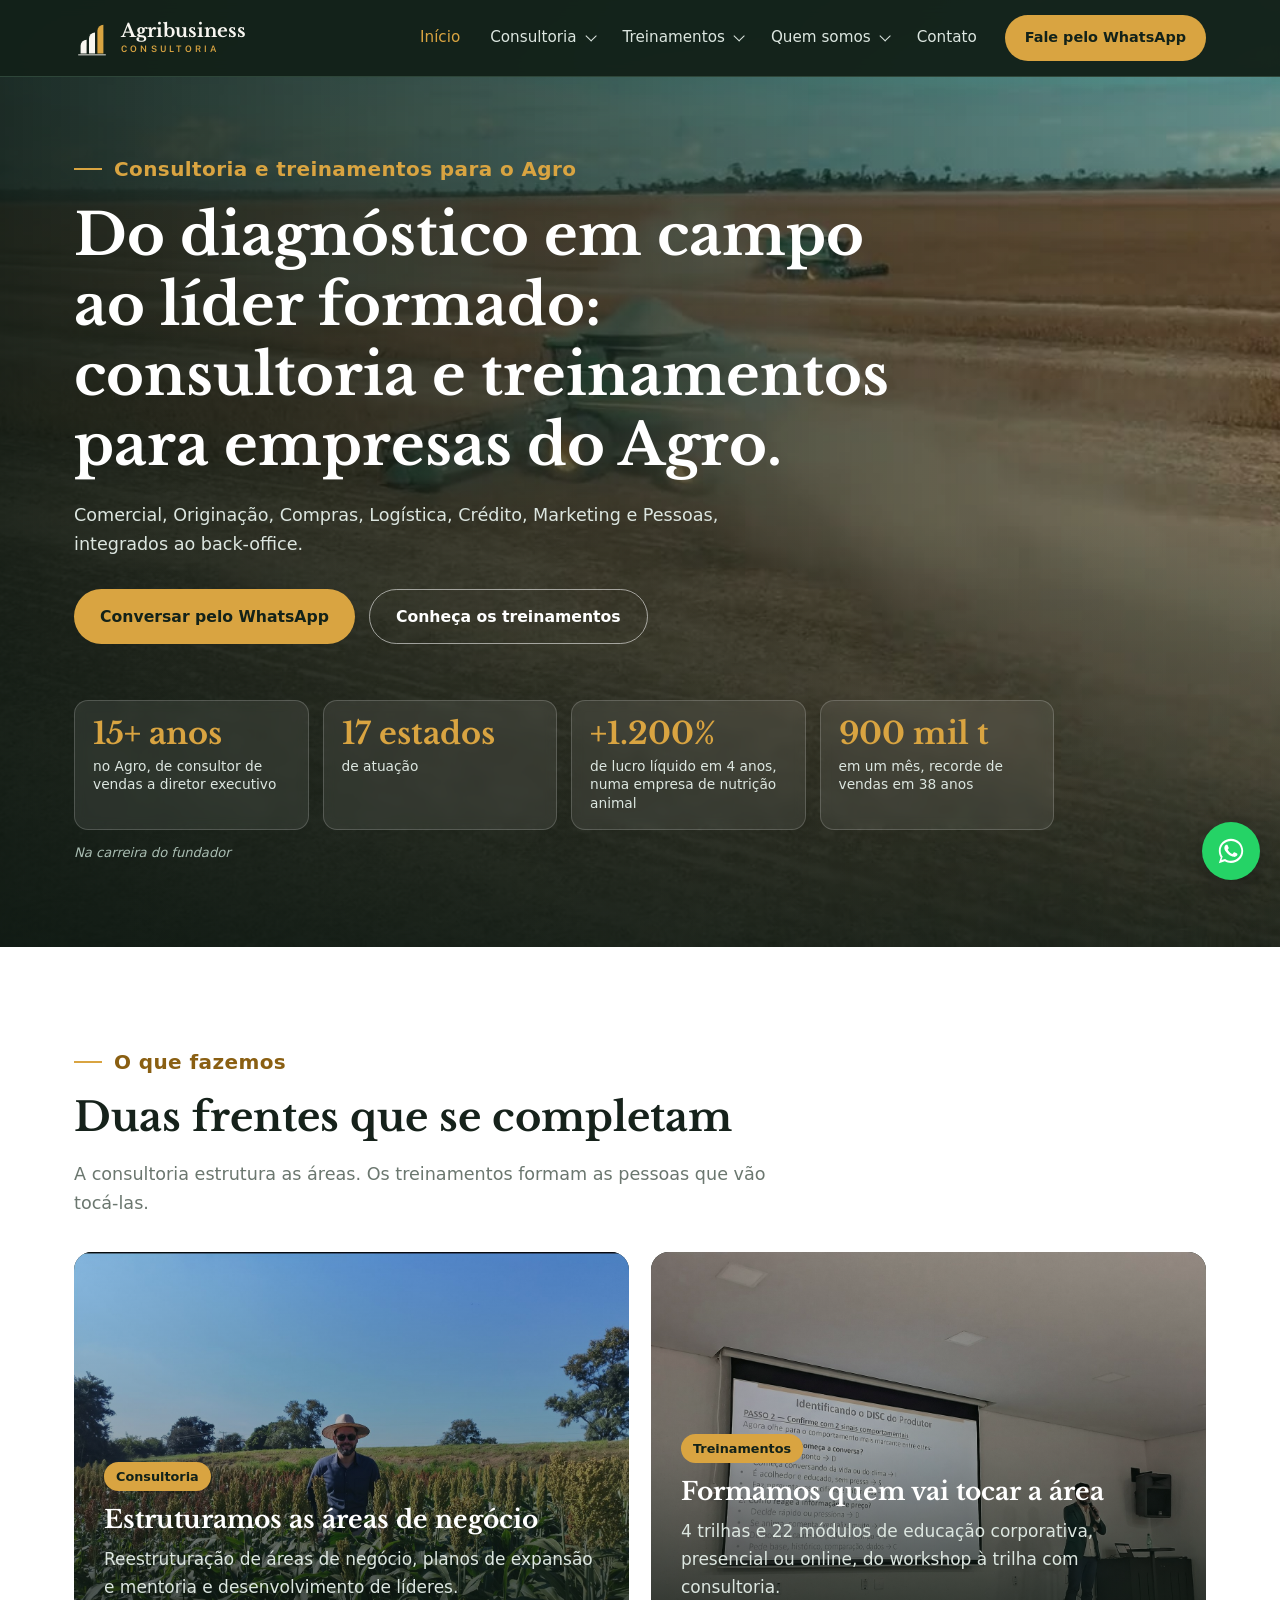
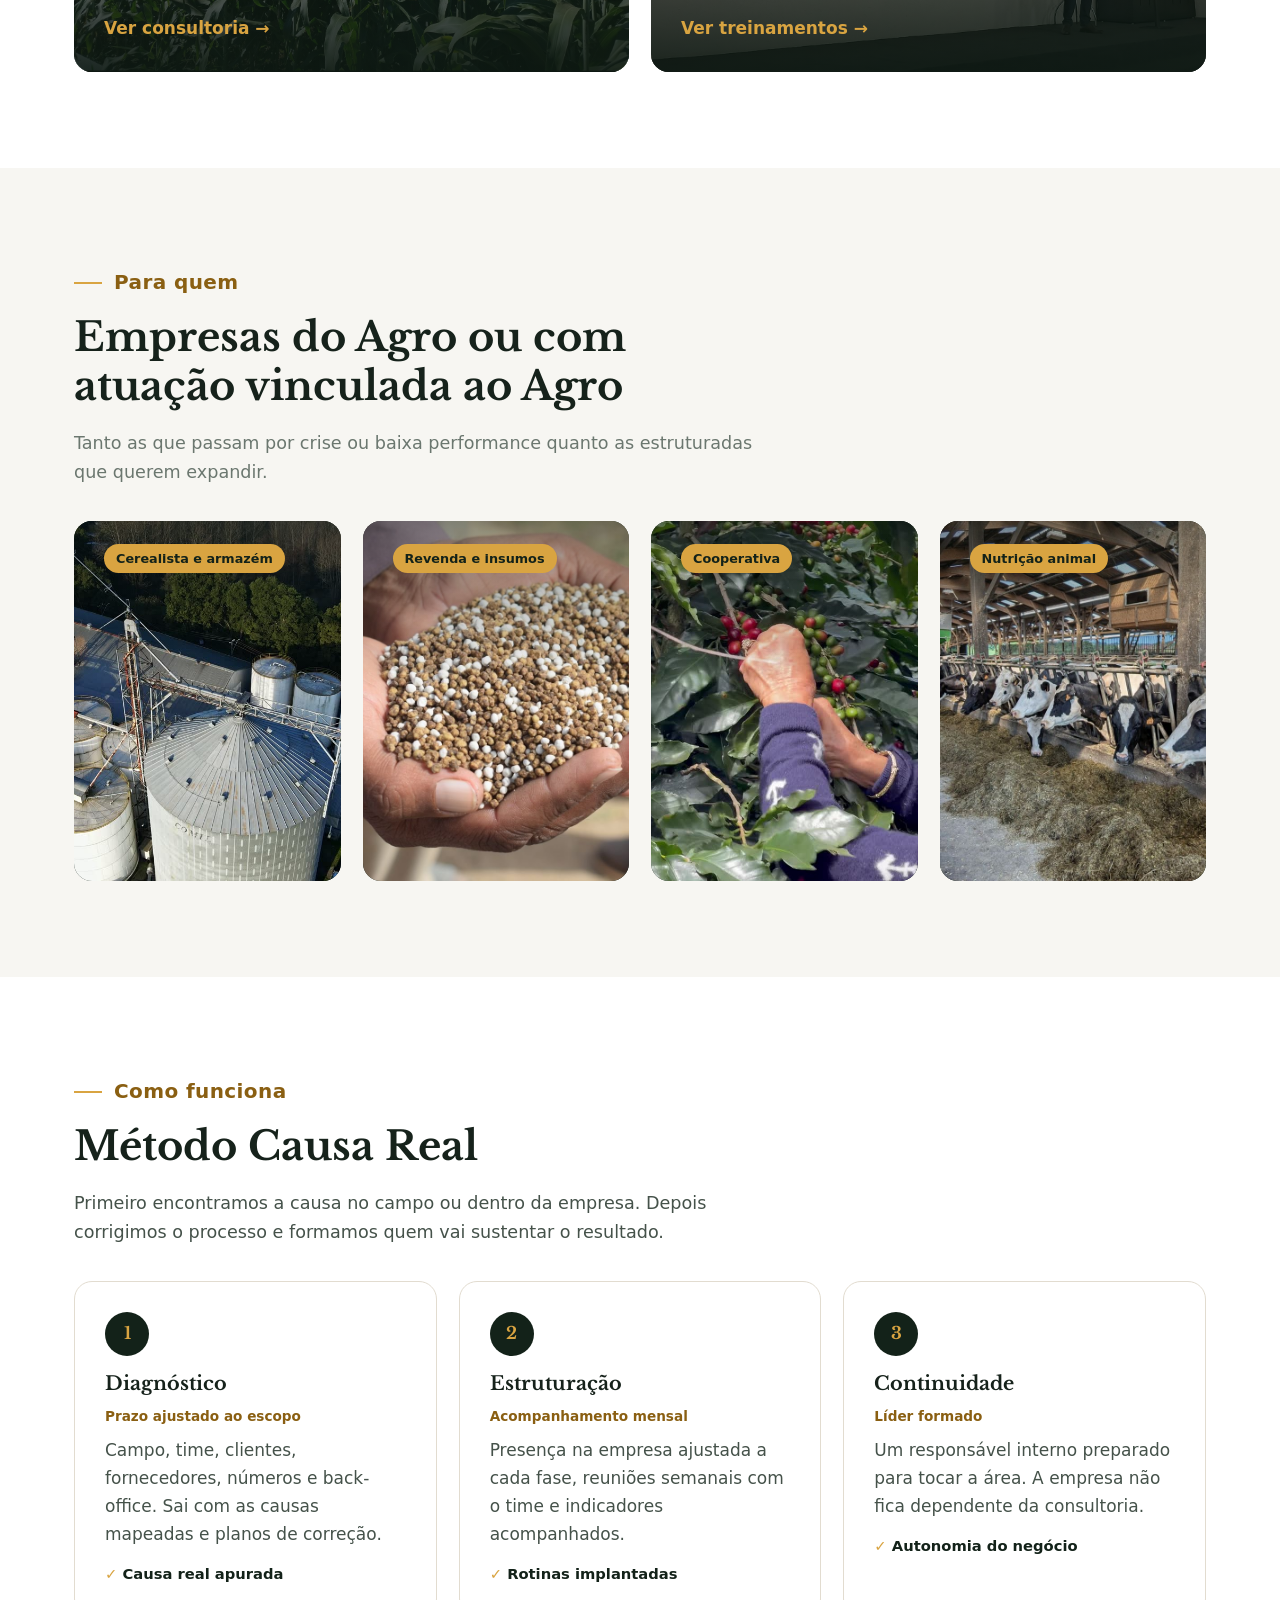
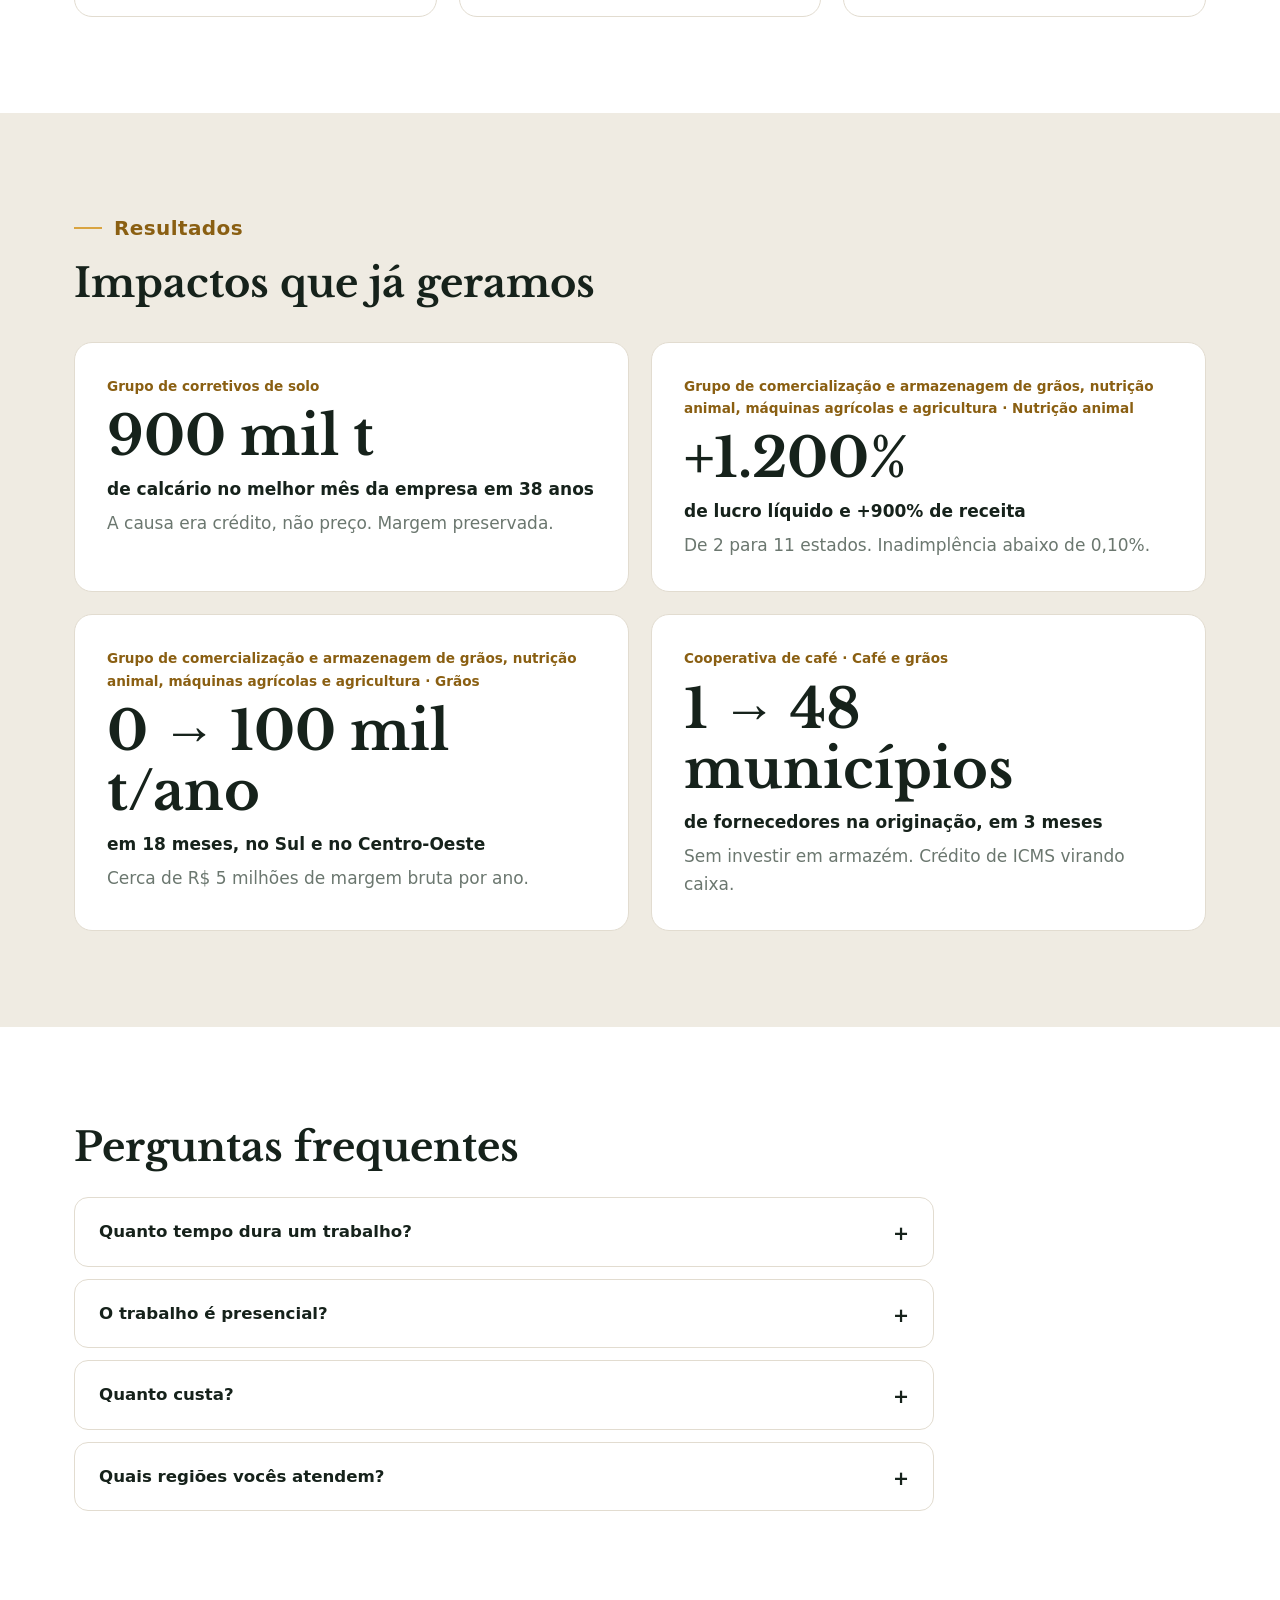
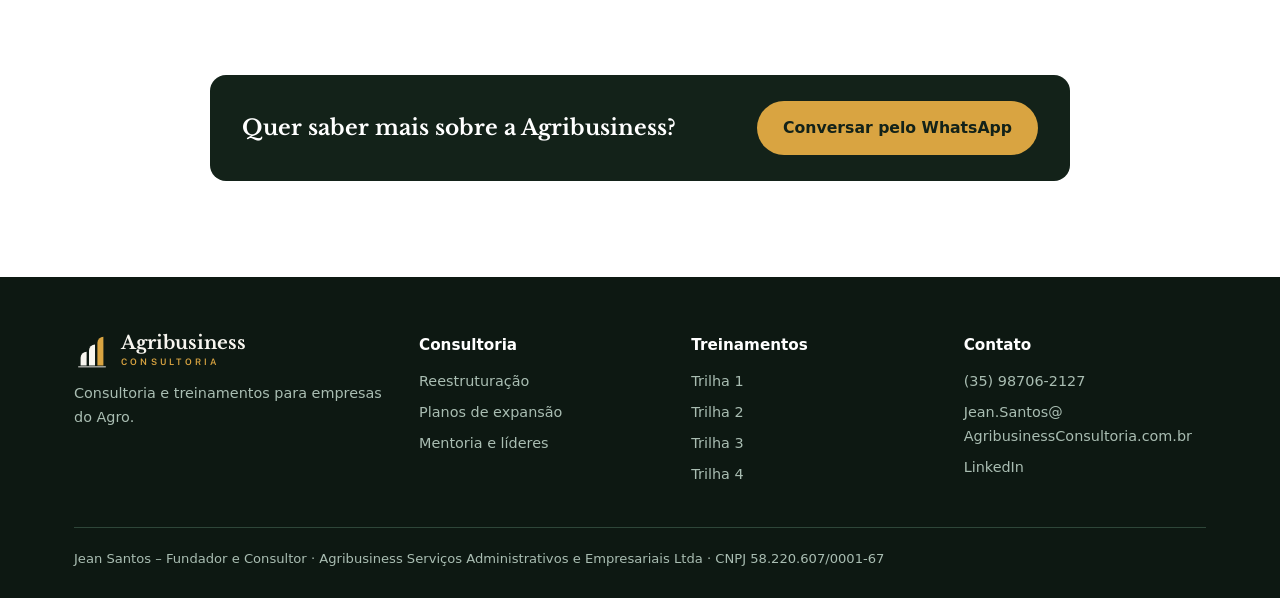
<file: index.html>
<!doctype html>
<html lang="pt-BR"><head><meta charset="utf-8"><meta name="viewport" content="width=device-width, initial-scale=1">
<title>Agribusiness Consultoria | Consultoria e treinamentos para empresas do Agro</title><meta name="description" content="Consultoria e treinamentos para empresas do Agro: reestruturação de áreas de negócio, planos de expansão, formação de líderes e educação corporativa. Método Causa Real, com Jean Santos."><meta name="theme-color" content="#132219">
<link rel="icon" href="data:image/svg+xml,%3Csvg xmlns='http://www.w3.org/2000/svg' viewBox='0 0 64 64'%3E%3Crect width='64' height='64' rx='12' fill='%23132219'/%3E%3Cg transform='translate%289 8%29 scale%28.39%29'%3E%3Cpath fill='%23F8F6F0' d='M22 108V82A20 20 0 0 1 42 62V108Z'/%3E%3Cpath fill='%23F8F6F0' d='M50 108V58A20 20 0 0 1 70 38V108Z'/%3E%3Cpath fill='%23D9A441' d='M78 108V32A20 20 0 0 1 98 12V108Z'/%3E%3C/g%3E%3C/svg%3E"><link rel="stylesheet" href="assets/style.css?v=2026-11-20"></head>
<body><header class="top"><div class="wrap">
<a class="brand" href="index.html" aria-label="Agribusiness Consultoria, início"><svg viewBox="0 0 120 116" aria-hidden="true"><path fill="#F8F6F0" d="M22 108V82A20 20 0 0 1 42 62V108Z"/><path fill="#F8F6F0" d="M50 108V58A20 20 0 0 1 70 38V108Z"/><path fill="#D9A441" d="M78 108V32A20 20 0 0 1 98 12V108Z"/><rect x="14" y="111" width="92" height="3" fill="#F8F6F0"/></svg><span class="wm"><span class="n">Agribusiness</span><span class="c">CONSULTORIA</span></span></a>
<button class="burger" aria-label="Abrir menu" onclick="const n=document.querySelector('nav.menu');const o=n.classList.toggle('open');document.body.classList.toggle('menu-open',o);this.textContent=o?'✕':'☰';this.setAttribute('aria-label',o?'Fechar menu':'Abrir menu')">☰</button>
<nav class="menu"><div class="mi on"><a href="index.html">Início</a></div><div class="mi has"><a href="consultoria.html">Consultoria</a><div class="sub"><a href="consultoria.html#reestruturacao">Reestruturação de áreas de negócio</a><a href="consultoria.html#expansao">Planos de expansão</a><a href="consultoria.html#lideres">Mentoria e desenvolvimento de líderes</a><a href="consultoria.html#problemas">Problemas que resolvemos</a></div></div><div class="mi has"><a href="treinamentos.html">Treinamentos</a><div class="sub"><a href="treinamentos.html#trilha-1">Trilha 1<small>Mercado e Comercialização de Commodities</small></a><a href="treinamentos.html#trilha-2">Trilha 2<small>Gestão Comercial e Resultado</small></a><a href="treinamentos.html#trilha-3">Trilha 3<small>Crédito, Risco e Tributário</small></a><a href="treinamentos.html#trilha-4">Trilha 4<small>Liderança e Pessoas no Agro</small></a><a href="treinamentos.html#formatos">Formatos<small>Palestra, workshop e trilhas</small></a></div></div><div class="mi has"><a href="quem-somos.html">Quem somos</a><div class="sub"><a href="quem-somos.html#empresa">A empresa</a><a href="quem-somos.html#fundador">O fundador</a></div></div><div class="mi"><a href="contato.html">Contato</a></div><a class="btn" href="https://wa.me/5535987062127" rel="noopener">Fale pelo WhatsApp</a></nav>
</div></header><main>
<section class="hero">
<img class="poster" src="assets/hero-poster.jpg" alt="">
<video autoplay muted loop playsinline preload="auto" poster="assets/hero-poster.jpg"><source src="assets/hero.mp4" type="video/mp4"></video>
<div class="wrap">
<div class="kicker" style="color:var(--gold)">Consultoria e treinamentos para o Agro</div>
<h1>Do diagnóstico em campo ao líder formado: consultoria e treinamentos para empresas do Agro.</h1>
<p class="lead">Comercial, Originação, Compras, Logística, Crédito, Marketing e Pessoas, integrados ao back-office.</p>
<div class="cta"><a class="btn" href="https://wa.me/5535987062127" rel="noopener">Conversar pelo WhatsApp</a><a class="btn line" href="treinamentos.html">Conheça os treinamentos</a></div>
<div class="proof">
<div><b>15+ anos</b><span>no Agro, de consultor de vendas a diretor executivo</span></div>
<div><b>17 estados</b><span>de atuação</span></div>
<div><b>+1.200%</b><span>de lucro líquido em 4 anos, numa empresa de nutrição animal</span></div>
<div><b>900 mil t</b><span>em um mês, recorde de vendas em 38 anos</span></div>
</div>
<p class="proofnote">Na carreira do fundador</p>
</div></section>

<section><div class="wrap">
<div class="kicker">O que fazemos</div>
<h2>Duas frentes que se completam</h2>
<p class="lead muted">A consultoria estrutura as áreas. Os treinamentos formam as pessoas que vão tocá-las.</p>
<div class="tiles t2" style="margin-top:34px">
<a class="tile reveal" href="consultoria.html"><img src="assets/real-16.jpg" alt="Jean Santos em lavoura de sorgo" loading="lazy"><div class="in"><span class="tag">Consultoria</span><h3>Estruturamos as áreas de negócio</h3><p>Reestruturação de áreas de negócio, planos de expansão e mentoria e desenvolvimento de líderes.</p><span class="go">Ver consultoria →</span></div></a>
<a class="tile reveal" href="treinamentos.html"><img src="assets/disc-18.jpg" alt="Jean Santos conduzindo treinamento" loading="lazy"><div class="in"><span class="tag">Treinamentos</span><h3>Formamos quem vai tocar a área</h3><p>4 trilhas e 22 módulos de educação corporativa, presencial ou online, do workshop à trilha com consultoria.</p><span class="go">Ver treinamentos →</span></div></a>
</div></div></section>

<section class="off"><div class="wrap">
<div class="kicker">Para quem</div>
<h2>Empresas do Agro ou com atuação vinculada ao Agro</h2>
<p class="lead muted">Tanto as que passam por crise ou baixa performance quanto as estruturadas que querem expandir.</p>
<div class="tiles t4" style="margin-top:34px">
<div class="tile sm reveal"><img src="assets/silos.jpg" alt="" loading="lazy"><div class="in top"><span class="tag">Cerealista e armazém</span></div></div>
<div class="tile sm reveal"><img src="assets/insumos-granulado.jpg" alt="" loading="lazy"><div class="in top"><span class="tag">Revenda e insumos</span></div></div>
<div class="tile sm reveal"><img src="assets/cafe.jpg" alt="" loading="lazy"><div class="in top"><span class="tag">Cooperativa</span></div></div>
<div class="tile sm reveal"><img src="assets/pecuaria-leite.jpg" alt="" loading="lazy"><div class="in top"><span class="tag">Nutrição animal</span></div></div>
</div></div></section>

<section><div class="wrap">
<div class="kicker">Como funciona</div>
<h2>Método Causa Real</h2>
<p class="lead">Primeiro encontramos a causa no campo ou dentro da empresa. Depois corrigimos o processo e formamos quem vai sustentar o resultado.</p>
<div class="steps">
<div class="step reveal"><span class="n">1</span><h3>Diagnóstico</h3><div class="lbl">Prazo ajustado ao escopo</div><p>Campo, time, clientes, fornecedores, números e back-office. Sai com as causas mapeadas e planos de correção.</p><div class="ok">Causa real apurada</div></div>
<div class="step reveal"><span class="n">2</span><h3>Estruturação</h3><div class="lbl">Acompanhamento mensal</div><p>Presença na empresa ajustada a cada fase, reuniões semanais com o time e indicadores acompanhados.</p><div class="ok">Rotinas implantadas</div></div>
<div class="step reveal"><span class="n">3</span><h3>Continuidade</h3><div class="lbl">Líder formado</div><p>Um responsável interno preparado para tocar a área. A empresa não fica dependente da consultoria.</p><div class="ok">Autonomia do negócio</div></div>
</div></div></section>

<section class="sand"><div class="wrap">
<div class="kicker">Resultados</div>
<h2>Impactos que já geramos</h2>
<div class="nums">
<div class="num reveal"><div class="who">Grupo de corretivos de solo</div><b>900 mil t</b><div class="what">de calcário no melhor mês da empresa em 38 anos</div><p>A causa era crédito, não preço. Margem preservada.</p></div>
<div class="num reveal"><div class="who">Grupo de comercialização e armazenagem de grãos, nutrição animal, máquinas agrícolas e agricultura · Nutrição animal</div><b>+1.200%</b><div class="what">de lucro líquido e +900% de receita</div><p>De 2 para 11 estados. Inadimplência abaixo de 0,10%.</p></div>
<div class="num reveal"><div class="who">Grupo de comercialização e armazenagem de grãos, nutrição animal, máquinas agrícolas e agricultura · Grãos</div><b>0 → 100 mil t/ano</b><div class="what">em 18 meses, no Sul e no Centro-Oeste</div><p>Cerca de R$ 5 milhões de margem bruta por ano.</p></div>
<div class="num reveal"><div class="who">Cooperativa de café · Café e grãos</div><b>1 → 48 municípios</b><div class="what">de fornecedores na originação, em 3 meses</div><p>Sem investir em armazém. Crédito de ICMS virando caixa.</p></div>
</div></div></section>

<section><div class="wrap">
<h2>Perguntas frequentes</h2>
<div class="faq">
<details><summary>Quanto tempo dura um trabalho?</summary><p>O diagnóstico tem, em média, de 2 semanas a 1 mês, de acordo com a disponibilidade das pessoas a serem avaliadas. A estruturação segue com acompanhamento mensal até a área andar sozinha. Treinamentos vão de uma palestra de 1 a 2 h a uma trilha In Company de 16 a 24 h.</p></details>
<details><summary>O trabalho é presencial?</summary><p>O diagnóstico é feito em campo e dentro da empresa. Depois a presença é ajustada a cada fase, com reuniões semanais com o time. Os treinamentos podem ser presenciais ou online.</p></details>
<details><summary>Quanto custa?</summary><p>Cada proposta é montada sob medida depois de uma conversa sobre o momento da empresa, o escopo e o formato.</p></details>
<details><summary>Quais regiões vocês atendem?</summary><p>Todo o Brasil. Nossa base fica no Sul de Minas e já atuamos em 17 estados.</p></details>
</div></div></section>
<section class="ctam-s"><div class="wrap"><div class="cta-mini reveal"><p>Quer saber mais sobre a Agribusiness?</p><a class="btn" href="https://wa.me/5535987062127" rel="noopener">Conversar pelo WhatsApp</a></div></div></section></main><footer><div class="wrap">
<div class="cols">
<div><a class="brand" href="index.html" style="margin-bottom:14px"><svg viewBox="0 0 120 116" aria-hidden="true"><path fill="#F8F6F0" d="M22 108V82A20 20 0 0 1 42 62V108Z"/><path fill="#F8F6F0" d="M50 108V58A20 20 0 0 1 70 38V108Z"/><path fill="#D9A441" d="M78 108V32A20 20 0 0 1 98 12V108Z"/><rect x="14" y="111" width="92" height="3" fill="#F8F6F0"/></svg><span class="wm"><span class="n">Agribusiness</span><span class="c">CONSULTORIA</span></span></a><p>Consultoria e treinamentos para empresas do Agro.</p></div>
<div><h4>Consultoria</h4><a href="consultoria.html#reestruturacao">Reestruturação</a><a href="consultoria.html#expansao">Planos de expansão</a><a href="consultoria.html#lideres">Mentoria e líderes</a></div>
<div><h4>Treinamentos</h4><a href="treinamentos.html#trilha-1">Trilha 1</a><a href="treinamentos.html#trilha-2">Trilha 2</a><a href="treinamentos.html#trilha-3">Trilha 3</a><a href="treinamentos.html#trilha-4">Trilha 4</a></div>
<div><h4>Contato</h4><a href="https://wa.me/5535987062127" rel="noopener">(35) 98706-2127</a><a href="mailto:Jean.Santos@AgribusinessConsultoria.com.br">Jean.Santos@<wbr>AgribusinessConsultoria.com.br</a><a href="https://www.linkedin.com/in/jeanpaulodossantos/" rel="noopener">LinkedIn</a></div>
</div>
<div class="legal"><span>Jean Santos – Fundador e Consultor</span><span>Agribusiness Serviços Administrativos</span><span>e Empresariais Ltda</span><span>CNPJ 58.220.607/0001-67</span></div>
</div></footer>
<a class="wa-float" href="https://wa.me/5535987062127" rel="noopener" aria-label="Conversar pelo WhatsApp"><svg viewBox="0 0 32 32" aria-hidden="true"><path d="M16 3C8.8 3 3 8.7 3 15.8c0 2.5.7 4.9 2 7L3 29l6.4-2c2 1.1 4.3 1.7 6.6 1.7 7.2 0 13-5.7 13-12.8S23.2 3 16 3zm0 23.4c-2.1 0-4.1-.6-5.9-1.7l-.4-.3-3.8 1.2 1.2-3.7-.3-.4c-1.2-1.8-1.8-3.8-1.8-5.9C5 9.8 9.9 5.2 16 5.2s11 4.6 11 10.6-4.9 10.6-11 10.6zm6-7.9c-.3-.2-2-1-2.3-1.1-.3-.1-.5-.2-.8.2l-1 1.3c-.2.2-.4.3-.7.1-.3-.2-1.4-.5-2.7-1.7-1-.9-1.7-2-1.9-2.3-.2-.3 0-.5.1-.7l.5-.6.3-.6c.1-.2 0-.4 0-.6l-1-2.5c-.3-.7-.6-.6-.8-.6h-.7c-.2 0-.6.1-.9.4-.3.3-1.2 1.2-1.2 2.9s1.2 3.4 1.4 3.6c.2.2 2.4 3.7 5.9 5.1 2.9 1.1 3.5.9 4.1.8.6-.1 2-.8 2.3-1.6.3-.8.3-1.5.2-1.6-.1-.2-.3-.3-.6-.4z"/></svg></a>
<script>document.querySelectorAll('video').forEach(v=>{v.muted=true;const p=()=>v.play().catch(()=>{});p();document.addEventListener('visibilitychange',p);window.addEventListener('pointerdown',p,{once:true});window.addEventListener('scroll',p,{once:true})});const io=new IntersectionObserver(e=>e.forEach(x=>{if(x.isIntersecting){x.target.classList.add('in');io.unobserve(x.target)}}),{threshold:.12});document.querySelectorAll('.reveal').forEach(el=>io.observe(el));document.querySelectorAll('nav.menu a').forEach(a=>a.addEventListener('click',()=>{const n=document.querySelector('nav.menu');if(n.classList.contains('open')){n.classList.remove('open');document.body.classList.remove('menu-open');const b=document.querySelector('.burger');b.textContent='☰';b.setAttribute('aria-label','Abrir menu')}}));</script></body></html>
</file>
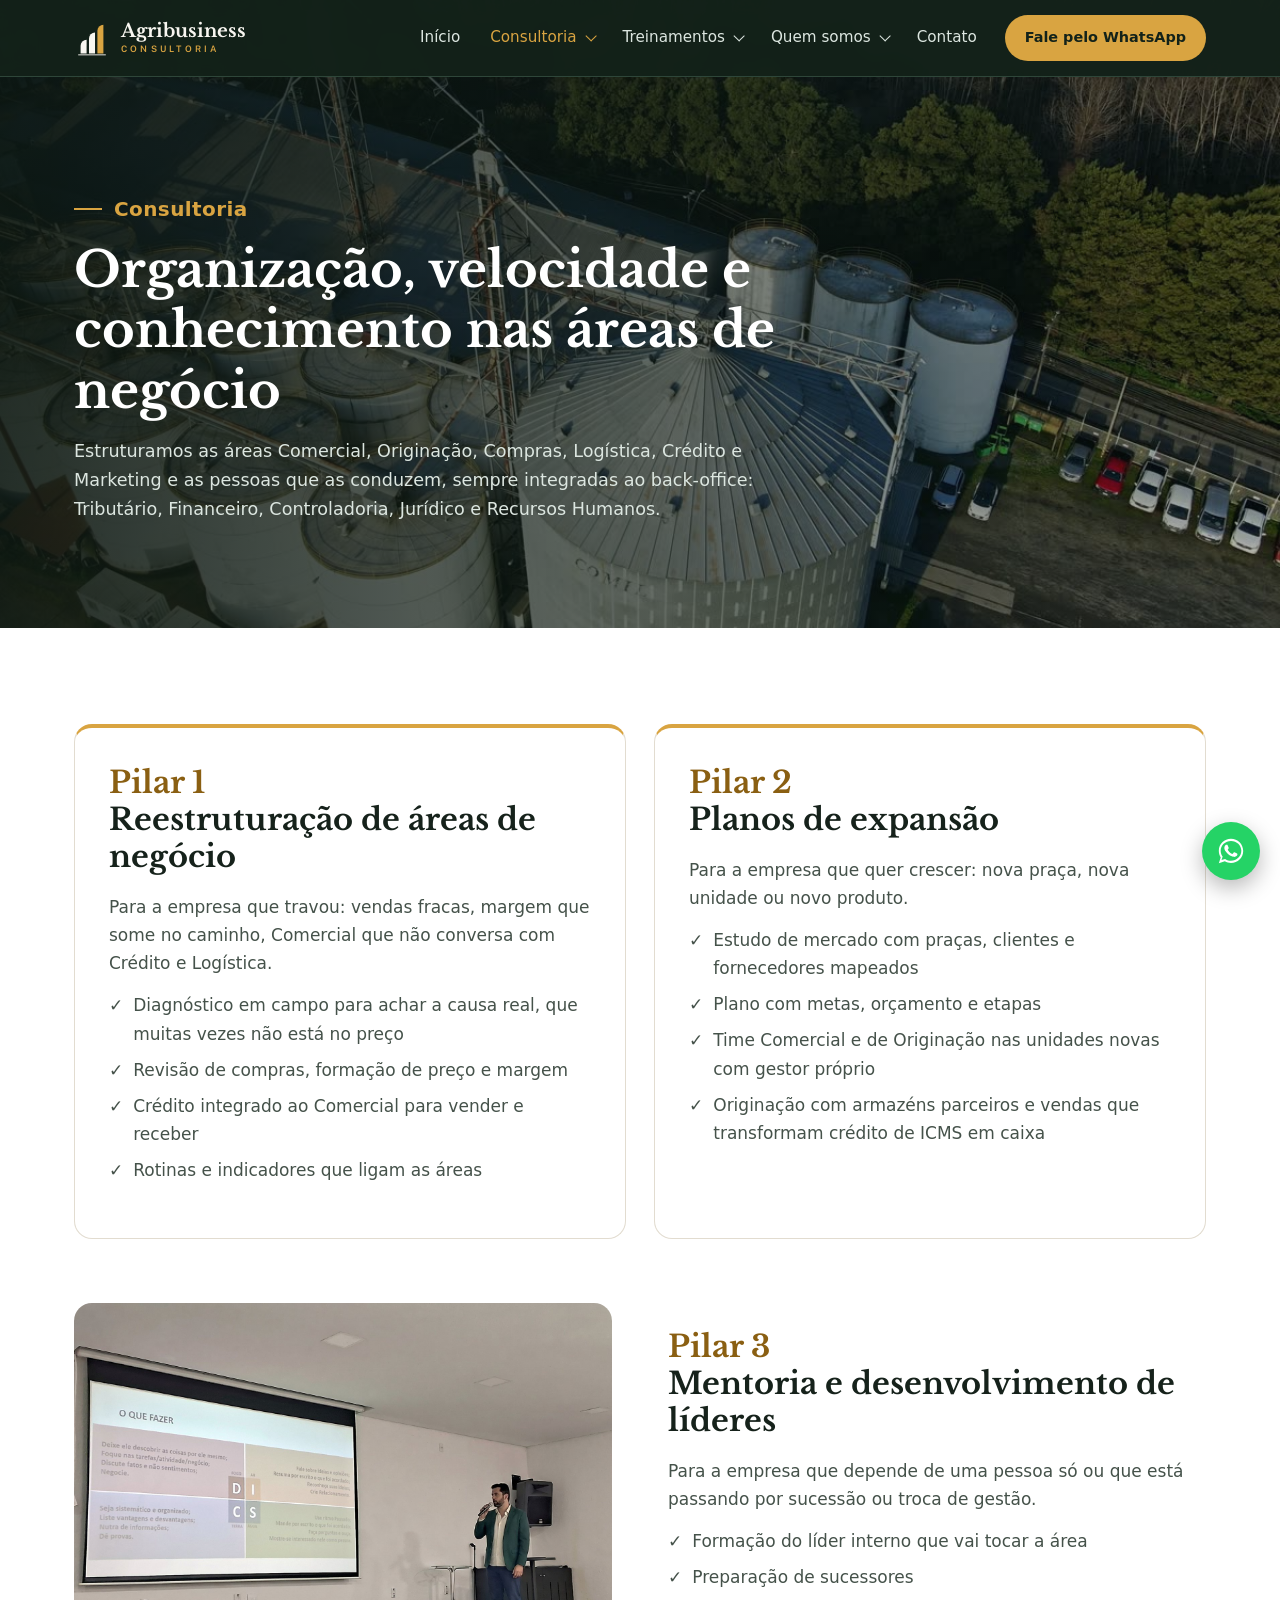
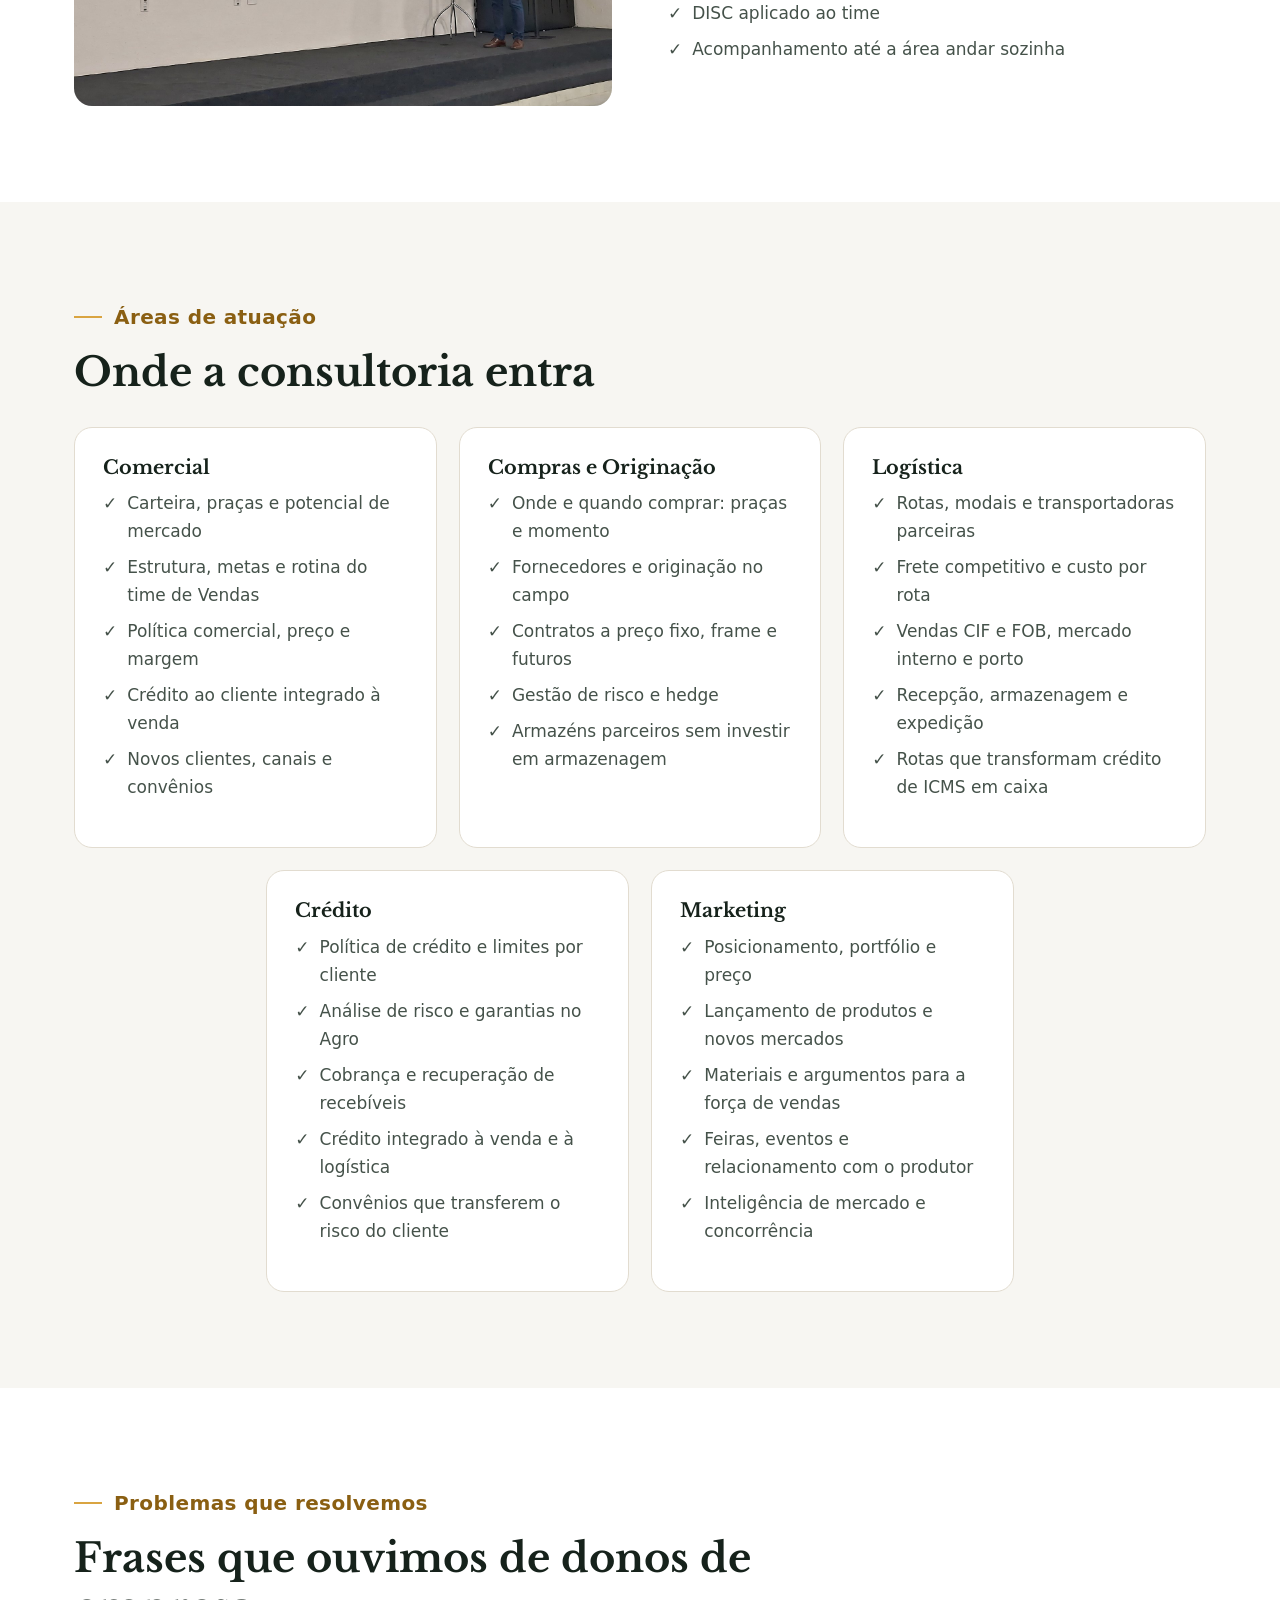
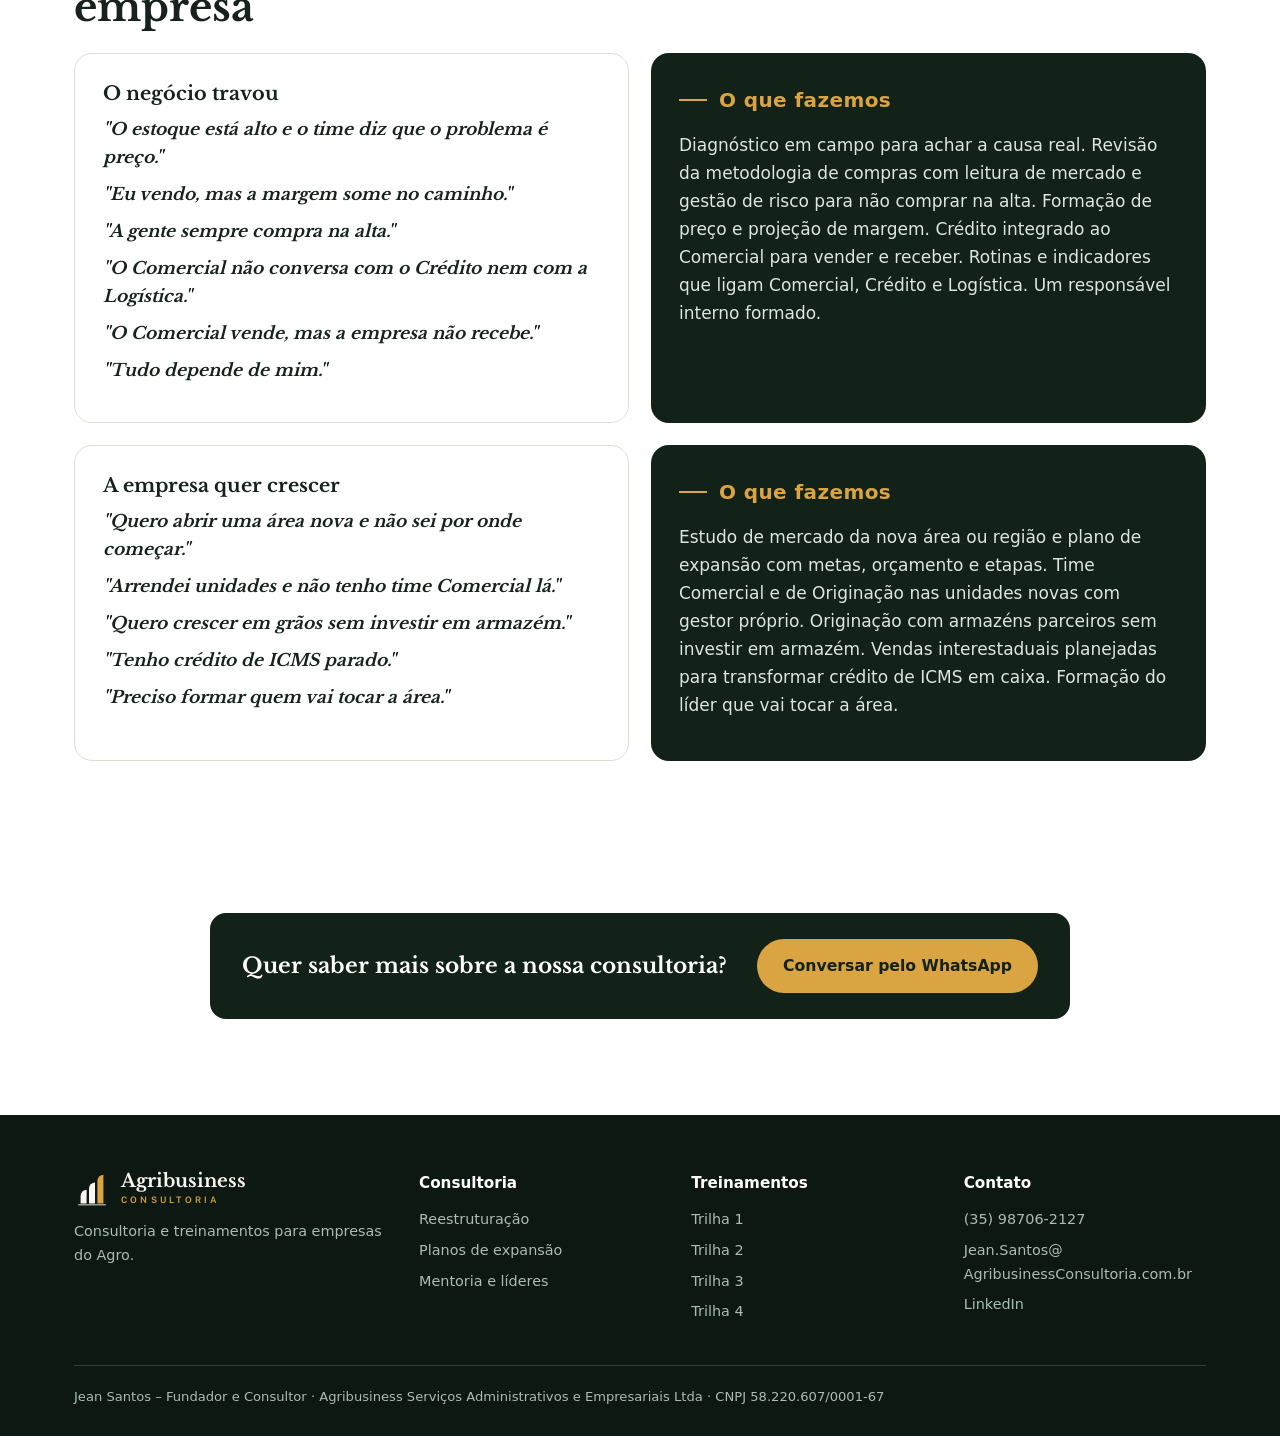
<file: consultoria.html>
<!doctype html>
<html lang="pt-BR"><head><meta charset="utf-8"><meta name="viewport" content="width=device-width, initial-scale=1">
<title>Consultoria | Agribusiness Consultoria</title><meta name="description" content="Reestruturação de áreas de negócio, planos de expansão e mentoria e desenvolvimento de líderes para empresas do Agro."><meta name="theme-color" content="#132219">
<link rel="icon" href="data:image/svg+xml,%3Csvg xmlns='http://www.w3.org/2000/svg' viewBox='0 0 64 64'%3E%3Crect width='64' height='64' rx='12' fill='%23132219'/%3E%3Cg transform='translate%289 8%29 scale%28.39%29'%3E%3Cpath fill='%23F8F6F0' d='M22 108V82A20 20 0 0 1 42 62V108Z'/%3E%3Cpath fill='%23F8F6F0' d='M50 108V58A20 20 0 0 1 70 38V108Z'/%3E%3Cpath fill='%23D9A441' d='M78 108V32A20 20 0 0 1 98 12V108Z'/%3E%3C/g%3E%3C/svg%3E"><link rel="stylesheet" href="assets/style.css?v=2026-11-20"></head>
<body><header class="top"><div class="wrap">
<a class="brand" href="index.html" aria-label="Agribusiness Consultoria, início"><svg viewBox="0 0 120 116" aria-hidden="true"><path fill="#F8F6F0" d="M22 108V82A20 20 0 0 1 42 62V108Z"/><path fill="#F8F6F0" d="M50 108V58A20 20 0 0 1 70 38V108Z"/><path fill="#D9A441" d="M78 108V32A20 20 0 0 1 98 12V108Z"/><rect x="14" y="111" width="92" height="3" fill="#F8F6F0"/></svg><span class="wm"><span class="n">Agribusiness</span><span class="c">CONSULTORIA</span></span></a>
<button class="burger" aria-label="Abrir menu" onclick="const n=document.querySelector('nav.menu');const o=n.classList.toggle('open');document.body.classList.toggle('menu-open',o);this.textContent=o?'✕':'☰';this.setAttribute('aria-label',o?'Fechar menu':'Abrir menu')">☰</button>
<nav class="menu"><div class="mi"><a href="index.html">Início</a></div><div class="mi has on"><a href="consultoria.html">Consultoria</a><div class="sub"><a href="consultoria.html#reestruturacao">Reestruturação de áreas de negócio</a><a href="consultoria.html#expansao">Planos de expansão</a><a href="consultoria.html#lideres">Mentoria e desenvolvimento de líderes</a><a href="consultoria.html#problemas">Problemas que resolvemos</a></div></div><div class="mi has"><a href="treinamentos.html">Treinamentos</a><div class="sub"><a href="treinamentos.html#trilha-1">Trilha 1<small>Mercado e Comercialização de Commodities</small></a><a href="treinamentos.html#trilha-2">Trilha 2<small>Gestão Comercial e Resultado</small></a><a href="treinamentos.html#trilha-3">Trilha 3<small>Crédito, Risco e Tributário</small></a><a href="treinamentos.html#trilha-4">Trilha 4<small>Liderança e Pessoas no Agro</small></a><a href="treinamentos.html#formatos">Formatos<small>Palestra, workshop e trilhas</small></a></div></div><div class="mi has"><a href="quem-somos.html">Quem somos</a><div class="sub"><a href="quem-somos.html#empresa">A empresa</a><a href="quem-somos.html#fundador">O fundador</a></div></div><div class="mi"><a href="contato.html">Contato</a></div><a class="btn" href="https://wa.me/5535987062127" rel="noopener">Fale pelo WhatsApp</a></nav>
</div></header><main>
<section class="phead" style="background-image:url(assets/silos.jpg);background-position:center 50%"><div class="wrap">
<div class="kicker">Consultoria</div>
<h1>Organização, velocidade e conhecimento nas áreas de negócio</h1>
<p class="lead">Estruturamos as áreas Comercial, Originação, Compras, Logística, Crédito e Marketing e as pessoas que as conduzem, sempre integradas ao back-office: Tributário, Financeiro, Controladoria, Jurídico e Recursos Humanos.</p>
</div></section>

<section><div class="wrap">
<div class="pcards"><div class="pcard reveal" id="reestruturacao">
<h2 class="pil"><span>Pilar 1</span>Reestruturação de áreas de negócio</h2>
<p>Para a empresa que travou: vendas fracas, margem que some no caminho, Comercial que não conversa com Crédito e Logística.</p>
<ul class="chk"><li>Diagnóstico em campo para achar a causa real, que muitas vezes não está no preço</li><li>Revisão de compras, formação de preço e margem</li><li>Crédito integrado ao Comercial para vender e receber</li><li>Rotinas e indicadores que ligam as áreas</li></ul>
</div>
<div class="pcard reveal" id="expansao">
<h2 class="pil"><span>Pilar 2</span>Planos de expansão</h2>
<p>Para a empresa que quer crescer: nova praça, nova unidade ou novo produto.</p>
<ul class="chk"><li>Estudo de mercado com praças, clientes e fornecedores mapeados</li><li>Plano com metas, orçamento e etapas</li><li>Time Comercial e de Originação nas unidades novas com gestor próprio</li><li>Originação com armazéns parceiros e vendas que transformam crédito de ICMS em caixa</li></ul>
</div></div>

<div class="split reveal" id="lideres"><div class="ph"><img src="assets/disc-20.jpg" alt="Jean Santos conduzindo treinamento DISC" loading="lazy"></div><div>
<h2 class="pil"><span>Pilar 3</span>Mentoria e desenvolvimento de líderes</h2>
<p>Para a empresa que depende de uma pessoa só ou que está passando por sucessão ou troca de gestão.</p>
<ul class="chk"><li>Formação do líder interno que vai tocar a área</li><li>Preparação de sucessores</li><li>DISC aplicado ao time</li><li>Acompanhamento até a área andar sozinha</li></ul>
</div></div>
</div></section>

<section class="off"><div class="wrap">
<div class="kicker">Áreas de atuação</div>
<h2>Onde a consultoria entra</h2>
<div class="cards c6">
<div class="card reveal"><h3>Comercial</h3><ul class="chk"><li>Carteira, praças e potencial de mercado</li><li>Estrutura, metas e rotina do time de Vendas</li><li>Política comercial, preço e margem</li><li>Crédito ao cliente integrado à venda</li><li>Novos clientes, canais e convênios</li></ul></div>
<div class="card reveal"><h3>Compras e Originação</h3><ul class="chk"><li>Onde e quando comprar: praças e momento</li><li>Fornecedores e originação no campo</li><li>Contratos a preço fixo, frame e futuros</li><li>Gestão de risco e hedge</li><li>Armazéns parceiros sem investir em armazenagem</li></ul></div>
<div class="card reveal"><h3>Logística</h3><ul class="chk"><li>Rotas, modais e transportadoras parceiras</li><li>Frete competitivo e custo por rota</li><li>Vendas CIF e FOB, mercado interno e porto</li><li>Recepção, armazenagem e expedição</li><li>Rotas que transformam crédito de ICMS em caixa</li></ul></div>
<div class="card reveal"><h3>Crédito</h3><ul class="chk"><li>Política de crédito e limites por cliente</li><li>Análise de risco e garantias no Agro</li><li>Cobrança e recuperação de recebíveis</li><li>Crédito integrado à venda e à logística</li><li>Convênios que transferem o risco do cliente</li></ul></div>
<div class="card reveal"><h3>Marketing</h3><ul class="chk"><li>Posicionamento, portfólio e preço</li><li>Lançamento de produtos e novos mercados</li><li>Materiais e argumentos para a força de vendas</li><li>Feiras, eventos e relacionamento com o produtor</li><li>Inteligência de mercado e concorrência</li></ul></div>
</div></div></section>

<section id="problemas"><div class="wrap">
<div class="kicker">Problemas que resolvemos</div>
<h2>Frases que ouvimos de donos de empresa</h2>
<div class="pair reveal"><div class="card q"><h3>O negócio travou</h3><ul><li>"O estoque está alto e o time diz que o problema é preço."</li><li>"Eu vendo, mas a margem some no caminho."</li><li>"A gente sempre compra na alta."</li><li>"O Comercial não conversa com o Crédito nem com a Logística."</li><li>"O Comercial vende, mas a empresa não recebe."</li><li>"Tudo depende de mim."</li></ul></div>
<div class="sol"><div class="kicker">O que fazemos</div><p>Diagnóstico em campo para achar a causa real. Revisão da metodologia de compras com leitura de mercado e gestão de risco para não comprar na alta. Formação de preço e projeção de margem. Crédito integrado ao Comercial para vender e receber. Rotinas e indicadores que ligam Comercial, Crédito e Logística. Um responsável interno formado.</p></div></div>
<div class="pair reveal"><div class="card q"><h3>A empresa quer crescer</h3><ul><li>"Quero abrir uma área nova e não sei por onde começar."</li><li>"Arrendei unidades e não tenho time Comercial lá."</li><li>"Quero crescer em grãos sem investir em armazém."</li><li>"Tenho crédito de ICMS parado."</li><li>"Preciso formar quem vai tocar a área."</li></ul></div>
<div class="sol"><div class="kicker">O que fazemos</div><p>Estudo de mercado da nova área ou região e plano de expansão com metas, orçamento e etapas. Time Comercial e de Originação nas unidades novas com gestor próprio. Originação com armazéns parceiros sem investir em armazém. Vendas interestaduais planejadas para transformar crédito de ICMS em caixa. Formação do líder que vai tocar a área.</p></div></div>
</div></section>
<section class="ctam-s"><div class="wrap"><div class="cta-mini reveal"><p>Quer saber mais sobre a nossa consultoria?</p><a class="btn" href="https://wa.me/5535987062127" rel="noopener">Conversar pelo WhatsApp</a></div></div></section></main><footer><div class="wrap">
<div class="cols">
<div><a class="brand" href="index.html" style="margin-bottom:14px"><svg viewBox="0 0 120 116" aria-hidden="true"><path fill="#F8F6F0" d="M22 108V82A20 20 0 0 1 42 62V108Z"/><path fill="#F8F6F0" d="M50 108V58A20 20 0 0 1 70 38V108Z"/><path fill="#D9A441" d="M78 108V32A20 20 0 0 1 98 12V108Z"/><rect x="14" y="111" width="92" height="3" fill="#F8F6F0"/></svg><span class="wm"><span class="n">Agribusiness</span><span class="c">CONSULTORIA</span></span></a><p>Consultoria e treinamentos para empresas do Agro.</p></div>
<div><h4>Consultoria</h4><a href="consultoria.html#reestruturacao">Reestruturação</a><a href="consultoria.html#expansao">Planos de expansão</a><a href="consultoria.html#lideres">Mentoria e líderes</a></div>
<div><h4>Treinamentos</h4><a href="treinamentos.html#trilha-1">Trilha 1</a><a href="treinamentos.html#trilha-2">Trilha 2</a><a href="treinamentos.html#trilha-3">Trilha 3</a><a href="treinamentos.html#trilha-4">Trilha 4</a></div>
<div><h4>Contato</h4><a href="https://wa.me/5535987062127" rel="noopener">(35) 98706-2127</a><a href="mailto:Jean.Santos@AgribusinessConsultoria.com.br">Jean.Santos@<wbr>AgribusinessConsultoria.com.br</a><a href="https://www.linkedin.com/in/jeanpaulodossantos/" rel="noopener">LinkedIn</a></div>
</div>
<div class="legal"><span>Jean Santos – Fundador e Consultor</span><span>Agribusiness Serviços Administrativos</span><span>e Empresariais Ltda</span><span>CNPJ 58.220.607/0001-67</span></div>
</div></footer>
<a class="wa-float" href="https://wa.me/5535987062127" rel="noopener" aria-label="Conversar pelo WhatsApp"><svg viewBox="0 0 32 32" aria-hidden="true"><path d="M16 3C8.8 3 3 8.7 3 15.8c0 2.5.7 4.9 2 7L3 29l6.4-2c2 1.1 4.3 1.7 6.6 1.7 7.2 0 13-5.7 13-12.8S23.2 3 16 3zm0 23.4c-2.1 0-4.1-.6-5.9-1.7l-.4-.3-3.8 1.2 1.2-3.7-.3-.4c-1.2-1.8-1.8-3.8-1.8-5.9C5 9.8 9.9 5.2 16 5.2s11 4.6 11 10.6-4.9 10.6-11 10.6zm6-7.9c-.3-.2-2-1-2.3-1.1-.3-.1-.5-.2-.8.2l-1 1.3c-.2.2-.4.3-.7.1-.3-.2-1.4-.5-2.7-1.7-1-.9-1.7-2-1.9-2.3-.2-.3 0-.5.1-.7l.5-.6.3-.6c.1-.2 0-.4 0-.6l-1-2.5c-.3-.7-.6-.6-.8-.6h-.7c-.2 0-.6.1-.9.4-.3.3-1.2 1.2-1.2 2.9s1.2 3.4 1.4 3.6c.2.2 2.4 3.7 5.9 5.1 2.9 1.1 3.5.9 4.1.8.6-.1 2-.8 2.3-1.6.3-.8.3-1.5.2-1.6-.1-.2-.3-.3-.6-.4z"/></svg></a>
<script>document.querySelectorAll('video').forEach(v=>{v.muted=true;const p=()=>v.play().catch(()=>{});p();document.addEventListener('visibilitychange',p);window.addEventListener('pointerdown',p,{once:true});window.addEventListener('scroll',p,{once:true})});const io=new IntersectionObserver(e=>e.forEach(x=>{if(x.isIntersecting){x.target.classList.add('in');io.unobserve(x.target)}}),{threshold:.12});document.querySelectorAll('.reveal').forEach(el=>io.observe(el));document.querySelectorAll('nav.menu a').forEach(a=>a.addEventListener('click',()=>{const n=document.querySelector('nav.menu');if(n.classList.contains('open')){n.classList.remove('open');document.body.classList.remove('menu-open');const b=document.querySelector('.burger');b.textContent='☰';b.setAttribute('aria-label','Abrir menu')}}));</script></body></html>
</file>
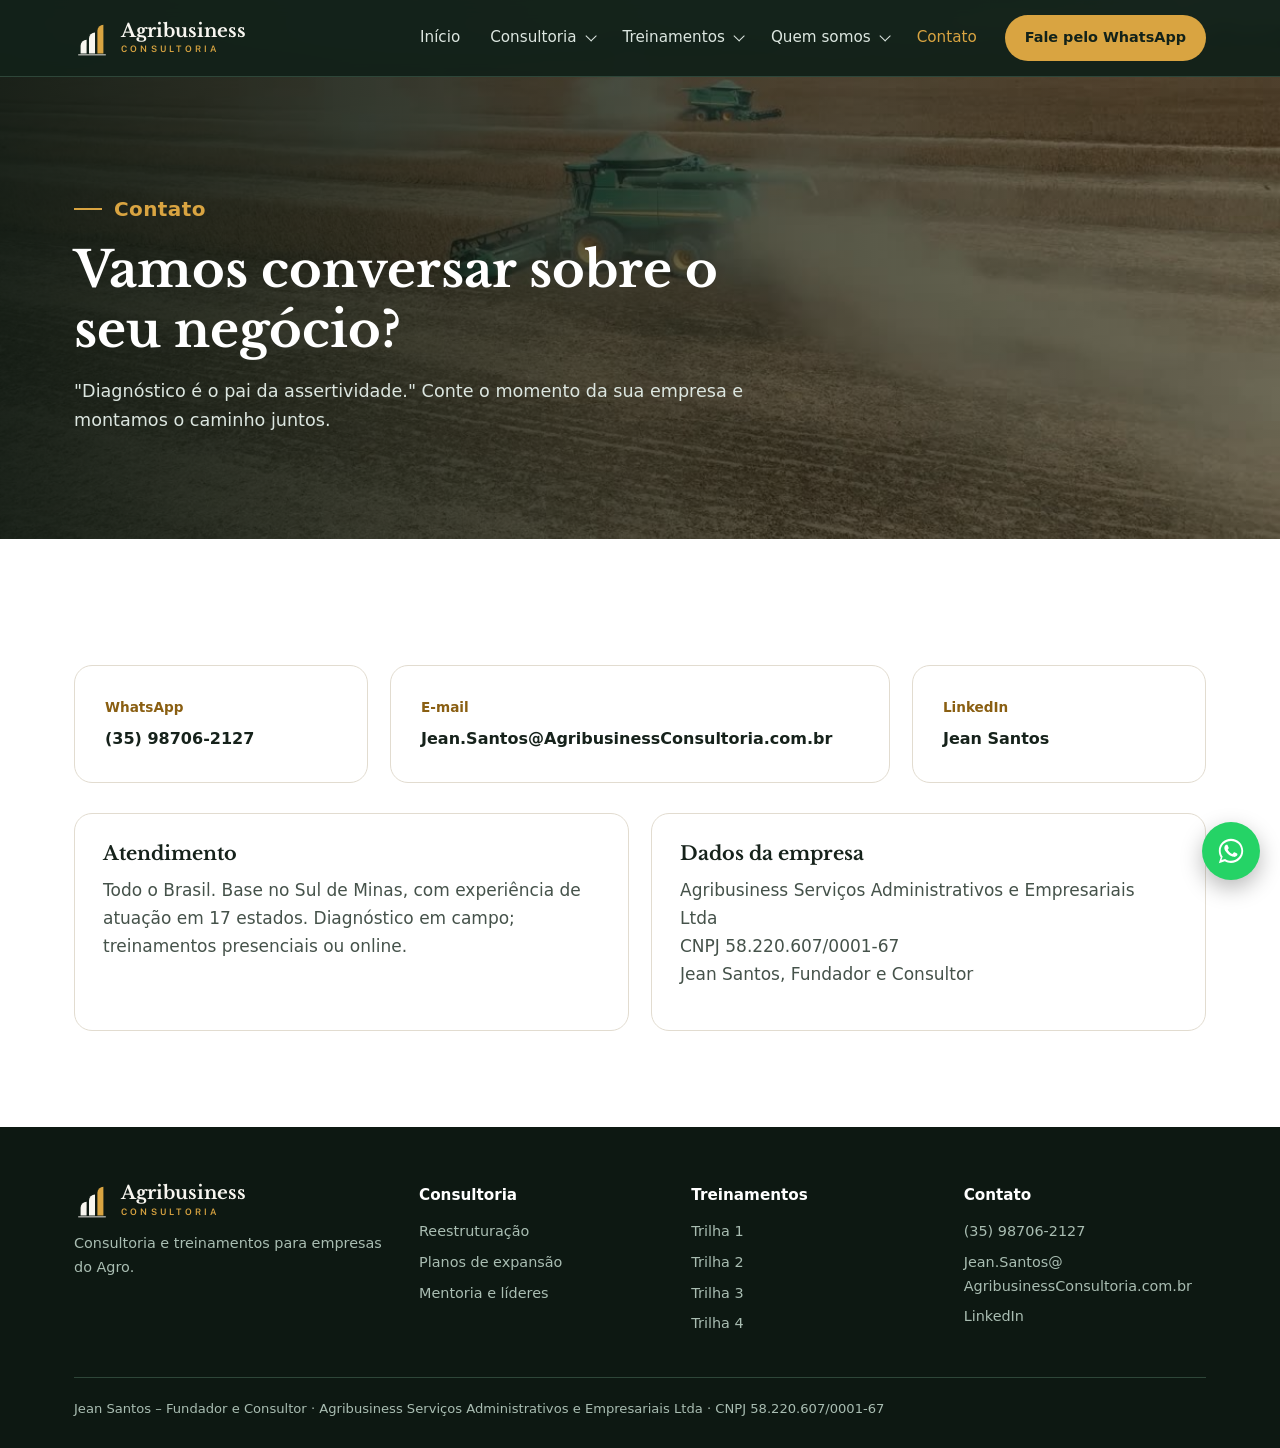
<file: contato.html>
<!doctype html>
<html lang="pt-BR"><head><meta charset="utf-8"><meta name="viewport" content="width=device-width, initial-scale=1">
<title>Contato | Agribusiness Consultoria</title><meta name="description" content="Fale com a Agribusiness Consultoria pelo WhatsApp, e-mail ou LinkedIn."><meta name="theme-color" content="#132219">
<link rel="icon" href="data:image/svg+xml,%3Csvg xmlns='http://www.w3.org/2000/svg' viewBox='0 0 64 64'%3E%3Crect width='64' height='64' rx='12' fill='%23132219'/%3E%3Cg transform='translate%289 8%29 scale%28.39%29'%3E%3Cpath fill='%23F8F6F0' d='M22 108V82A20 20 0 0 1 42 62V108Z'/%3E%3Cpath fill='%23F8F6F0' d='M50 108V58A20 20 0 0 1 70 38V108Z'/%3E%3Cpath fill='%23D9A441' d='M78 108V32A20 20 0 0 1 98 12V108Z'/%3E%3C/g%3E%3C/svg%3E"><link rel="stylesheet" href="assets/style.css?v=2026-11-20"></head>
<body><header class="top"><div class="wrap">
<a class="brand" href="index.html" aria-label="Agribusiness Consultoria, início"><svg viewBox="0 0 120 116" aria-hidden="true"><path fill="#F8F6F0" d="M22 108V82A20 20 0 0 1 42 62V108Z"/><path fill="#F8F6F0" d="M50 108V58A20 20 0 0 1 70 38V108Z"/><path fill="#D9A441" d="M78 108V32A20 20 0 0 1 98 12V108Z"/><rect x="14" y="111" width="92" height="3" fill="#F8F6F0"/></svg><span class="wm"><span class="n">Agribusiness</span><span class="c">CONSULTORIA</span></span></a>
<button class="burger" aria-label="Abrir menu" onclick="const n=document.querySelector('nav.menu');const o=n.classList.toggle('open');document.body.classList.toggle('menu-open',o);this.textContent=o?'✕':'☰';this.setAttribute('aria-label',o?'Fechar menu':'Abrir menu')">☰</button>
<nav class="menu"><div class="mi"><a href="index.html">Início</a></div><div class="mi has"><a href="consultoria.html">Consultoria</a><div class="sub"><a href="consultoria.html#reestruturacao">Reestruturação de áreas de negócio</a><a href="consultoria.html#expansao">Planos de expansão</a><a href="consultoria.html#lideres">Mentoria e desenvolvimento de líderes</a><a href="consultoria.html#problemas">Problemas que resolvemos</a></div></div><div class="mi has"><a href="treinamentos.html">Treinamentos</a><div class="sub"><a href="treinamentos.html#trilha-1">Trilha 1<small>Mercado e Comercialização de Commodities</small></a><a href="treinamentos.html#trilha-2">Trilha 2<small>Gestão Comercial e Resultado</small></a><a href="treinamentos.html#trilha-3">Trilha 3<small>Crédito, Risco e Tributário</small></a><a href="treinamentos.html#trilha-4">Trilha 4<small>Liderança e Pessoas no Agro</small></a><a href="treinamentos.html#formatos">Formatos<small>Palestra, workshop e trilhas</small></a></div></div><div class="mi has"><a href="quem-somos.html">Quem somos</a><div class="sub"><a href="quem-somos.html#empresa">A empresa</a><a href="quem-somos.html#fundador">O fundador</a></div></div><div class="mi on"><a href="contato.html">Contato</a></div><a class="btn" href="https://wa.me/5535987062127" rel="noopener">Fale pelo WhatsApp</a></nav>
</div></header><main>
<section class="phead" style="background-image:url(assets/soja-colheita.jpg);background-position:center 50%"><div class="wrap">
<div class="kicker">Contato</div>
<h1>Vamos conversar sobre o seu negócio?</h1>
<p class="lead">"Diagnóstico é o pai da assertividade." Conte o momento da sua empresa e montamos o caminho juntos.</p>
</div></section>
<section><div class="wrap">
<div class="ways">
<a class="ctt reveal" href="https://wa.me/5535987062127" rel="noopener"><small>WhatsApp</small><b>(35) 98706-2127</b></a>
<a class="ctt reveal" href="mailto:Jean.Santos@AgribusinessConsultoria.com.br"><small>E-mail</small><b>Jean.Santos@AgribusinessConsultoria.com.br</b></a>
<a class="ctt reveal" href="https://www.linkedin.com/in/jeanpaulodossantos/" rel="noopener"><small>LinkedIn</small><b>Jean Santos</b></a>
</div>
<div class="cards c2">
<div class="card"><h3>Atendimento</h3><p>Todo o Brasil. Base no Sul de Minas, com experiência de atuação em 17 estados. Diagnóstico em campo; treinamentos presenciais ou online.</p></div>
<div class="card"><h3>Dados da empresa</h3><p>Agribusiness Serviços Administrativos e Empresariais Ltda<br>CNPJ 58.220.607/0001-67<br>Jean Santos, Fundador e Consultor</p></div>
</div>
</div></section></main><footer><div class="wrap">
<div class="cols">
<div><a class="brand" href="index.html" style="margin-bottom:14px"><svg viewBox="0 0 120 116" aria-hidden="true"><path fill="#F8F6F0" d="M22 108V82A20 20 0 0 1 42 62V108Z"/><path fill="#F8F6F0" d="M50 108V58A20 20 0 0 1 70 38V108Z"/><path fill="#D9A441" d="M78 108V32A20 20 0 0 1 98 12V108Z"/><rect x="14" y="111" width="92" height="3" fill="#F8F6F0"/></svg><span class="wm"><span class="n">Agribusiness</span><span class="c">CONSULTORIA</span></span></a><p>Consultoria e treinamentos para empresas do Agro.</p></div>
<div><h4>Consultoria</h4><a href="consultoria.html#reestruturacao">Reestruturação</a><a href="consultoria.html#expansao">Planos de expansão</a><a href="consultoria.html#lideres">Mentoria e líderes</a></div>
<div><h4>Treinamentos</h4><a href="treinamentos.html#trilha-1">Trilha 1</a><a href="treinamentos.html#trilha-2">Trilha 2</a><a href="treinamentos.html#trilha-3">Trilha 3</a><a href="treinamentos.html#trilha-4">Trilha 4</a></div>
<div><h4>Contato</h4><a href="https://wa.me/5535987062127" rel="noopener">(35) 98706-2127</a><a href="mailto:Jean.Santos@AgribusinessConsultoria.com.br">Jean.Santos@<wbr>AgribusinessConsultoria.com.br</a><a href="https://www.linkedin.com/in/jeanpaulodossantos/" rel="noopener">LinkedIn</a></div>
</div>
<div class="legal"><span>Jean Santos – Fundador e Consultor</span><span>Agribusiness Serviços Administrativos</span><span>e Empresariais Ltda</span><span>CNPJ 58.220.607/0001-67</span></div>
</div></footer>
<a class="wa-float" href="https://wa.me/5535987062127" rel="noopener" aria-label="Conversar pelo WhatsApp"><svg viewBox="0 0 32 32" aria-hidden="true"><path d="M16 3C8.8 3 3 8.7 3 15.8c0 2.5.7 4.9 2 7L3 29l6.4-2c2 1.1 4.3 1.7 6.6 1.7 7.2 0 13-5.7 13-12.8S23.2 3 16 3zm0 23.4c-2.1 0-4.1-.6-5.9-1.7l-.4-.3-3.8 1.2 1.2-3.7-.3-.4c-1.2-1.8-1.8-3.8-1.8-5.9C5 9.8 9.9 5.2 16 5.2s11 4.6 11 10.6-4.9 10.6-11 10.6zm6-7.9c-.3-.2-2-1-2.3-1.1-.3-.1-.5-.2-.8.2l-1 1.3c-.2.2-.4.3-.7.1-.3-.2-1.4-.5-2.7-1.7-1-.9-1.7-2-1.9-2.3-.2-.3 0-.5.1-.7l.5-.6.3-.6c.1-.2 0-.4 0-.6l-1-2.5c-.3-.7-.6-.6-.8-.6h-.7c-.2 0-.6.1-.9.4-.3.3-1.2 1.2-1.2 2.9s1.2 3.4 1.4 3.6c.2.2 2.4 3.7 5.9 5.1 2.9 1.1 3.5.9 4.1.8.6-.1 2-.8 2.3-1.6.3-.8.3-1.5.2-1.6-.1-.2-.3-.3-.6-.4z"/></svg></a>
<script>document.querySelectorAll('video').forEach(v=>{v.muted=true;const p=()=>v.play().catch(()=>{});p();document.addEventListener('visibilitychange',p);window.addEventListener('pointerdown',p,{once:true});window.addEventListener('scroll',p,{once:true})});const io=new IntersectionObserver(e=>e.forEach(x=>{if(x.isIntersecting){x.target.classList.add('in');io.unobserve(x.target)}}),{threshold:.12});document.querySelectorAll('.reveal').forEach(el=>io.observe(el));document.querySelectorAll('nav.menu a').forEach(a=>a.addEventListener('click',()=>{const n=document.querySelector('nav.menu');if(n.classList.contains('open')){n.classList.remove('open');document.body.classList.remove('menu-open');const b=document.querySelector('.burger');b.textContent='☰';b.setAttribute('aria-label','Abrir menu')}}));</script></body></html>
</file>
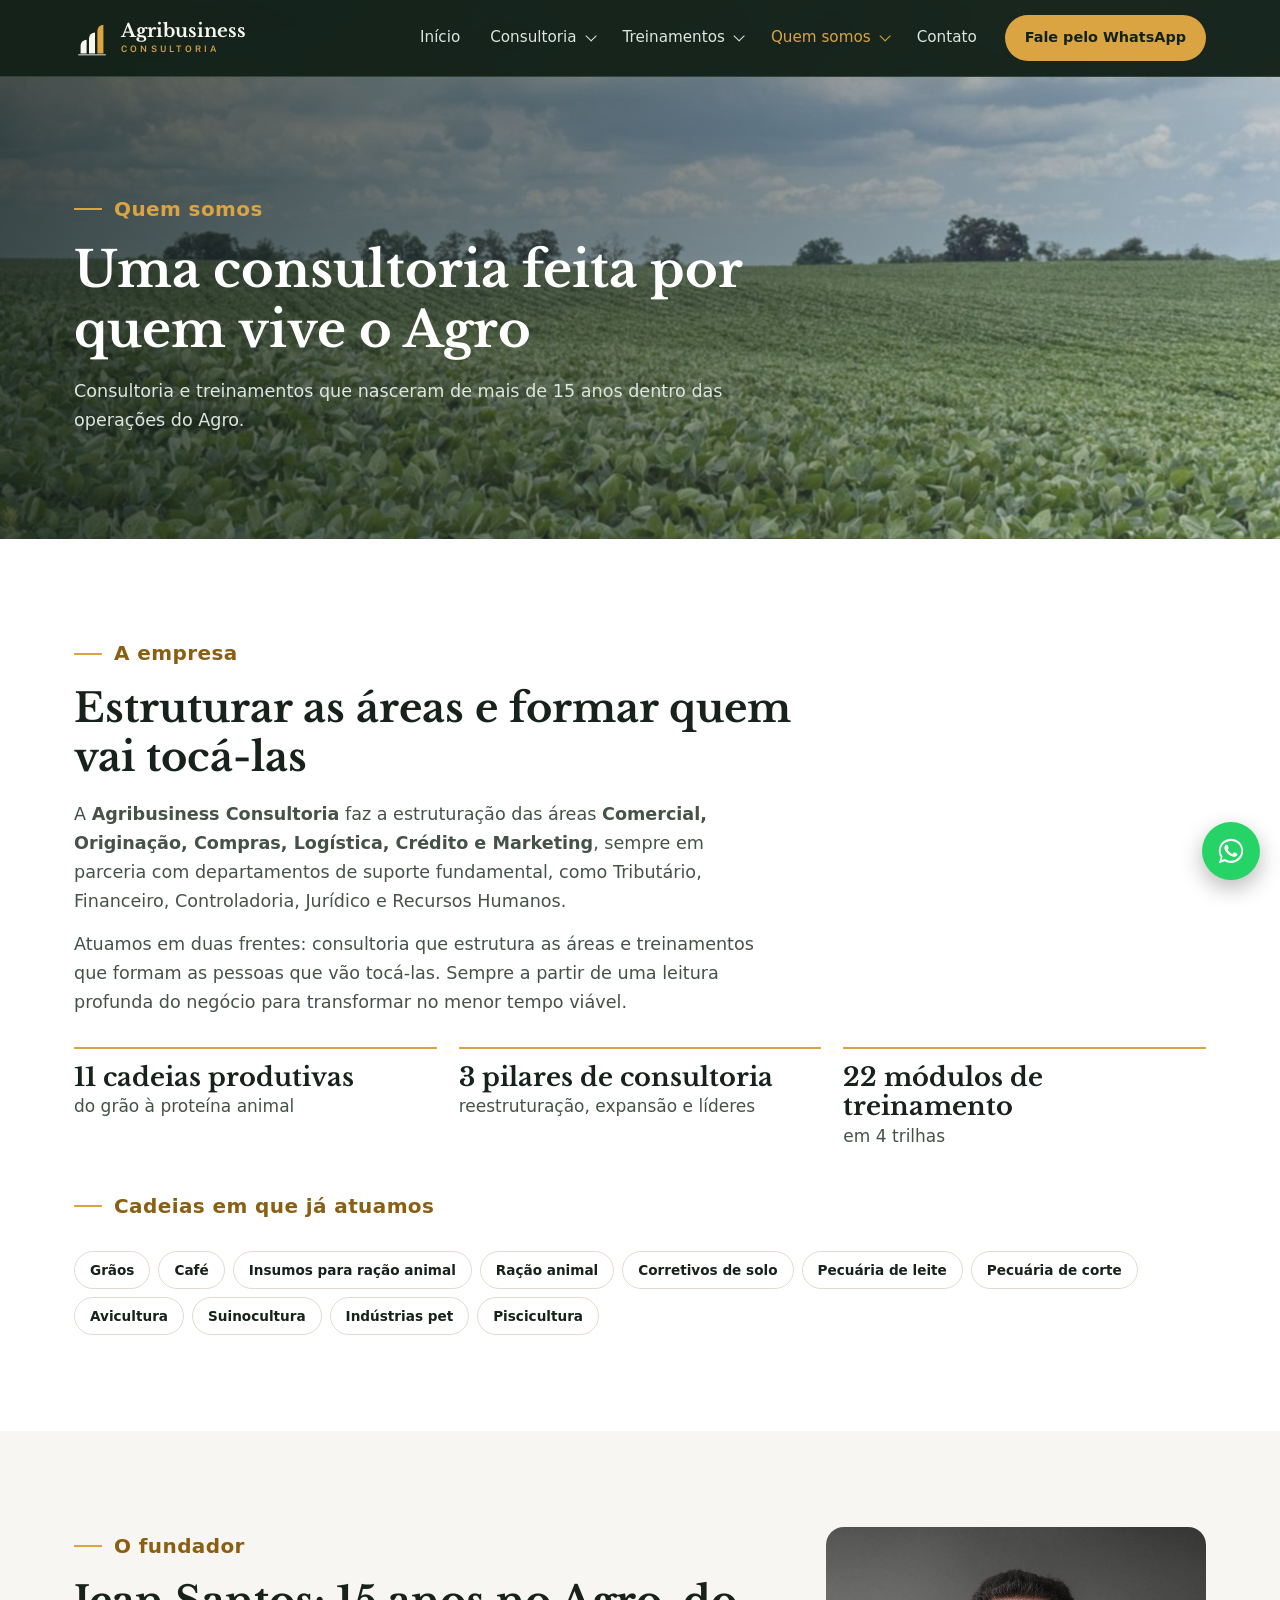
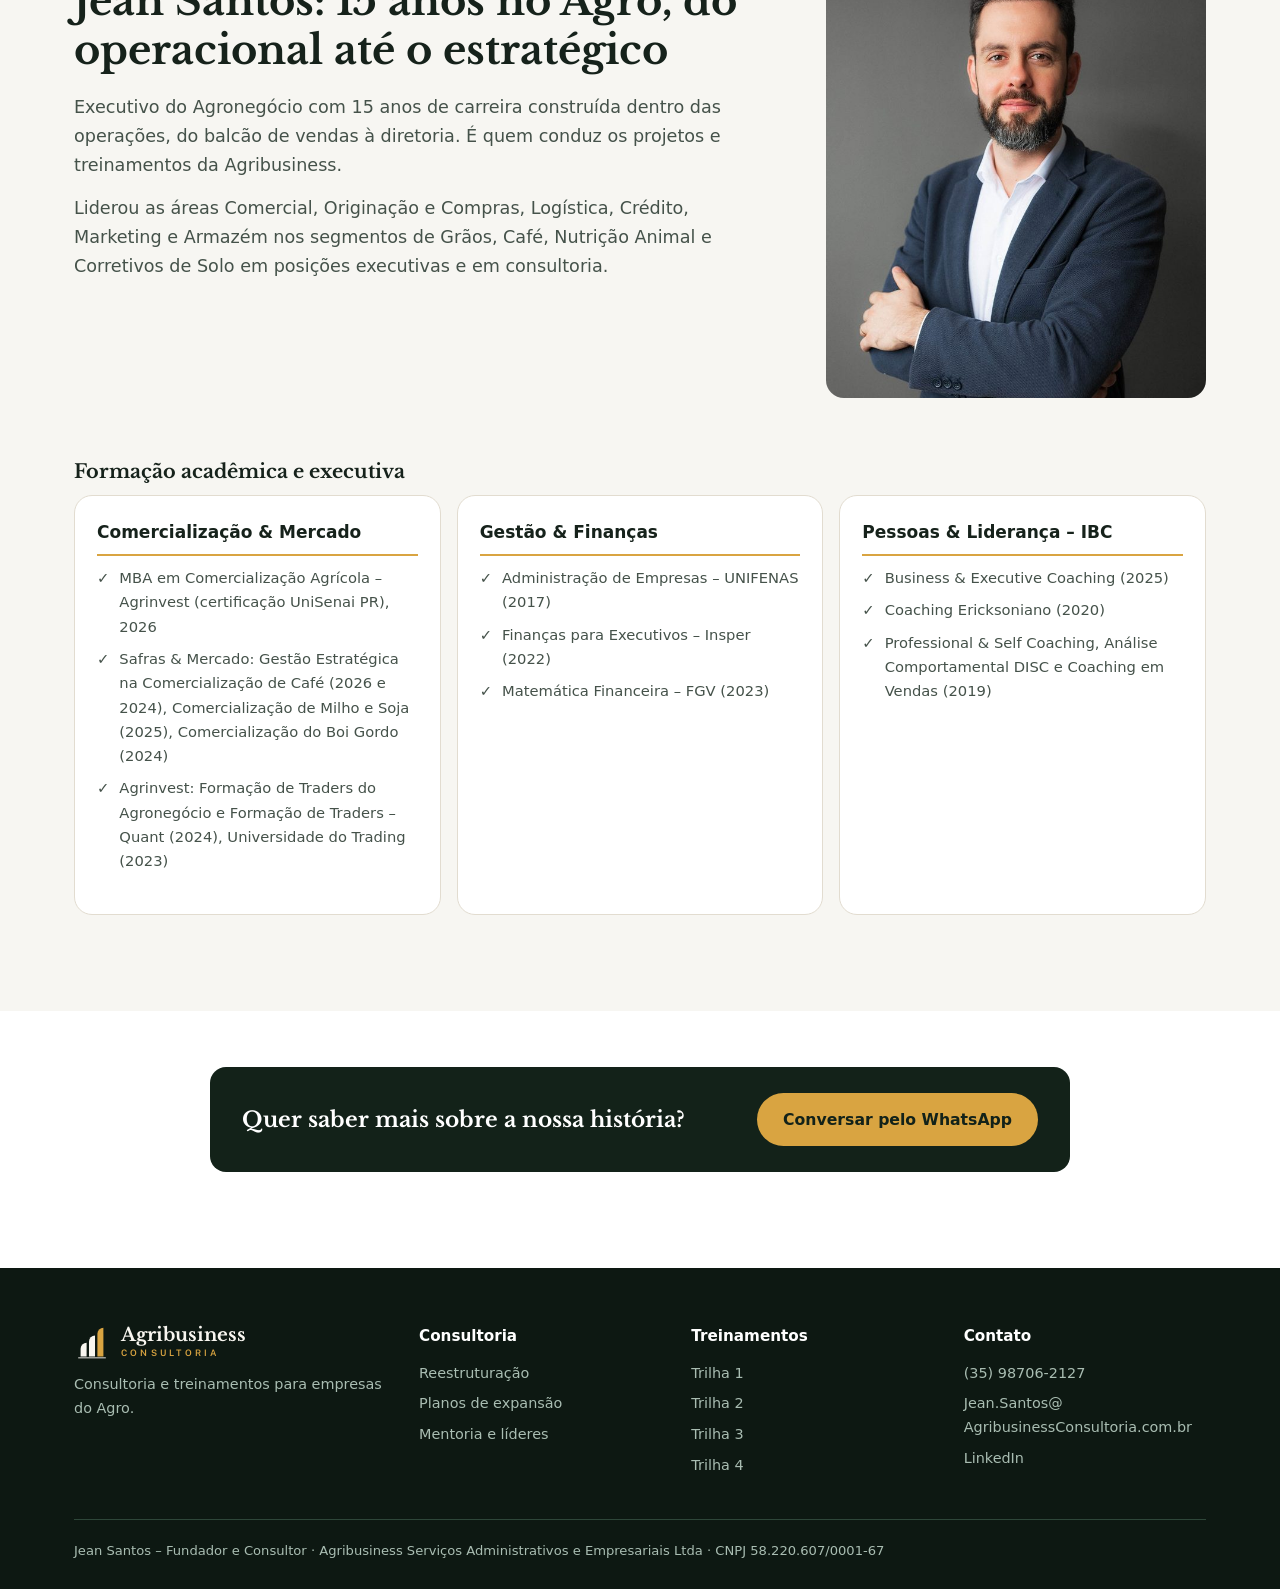
<file: quem-somos.html>
<!doctype html>
<html lang="pt-BR"><head><meta charset="utf-8"><meta name="viewport" content="width=device-width, initial-scale=1">
<title>Quem somos | Agribusiness Consultoria</title><meta name="description" content="A Agribusiness Consultoria e o fundador, Jean Santos: mais de 15 anos nas operações do Agro, em grãos, café, nutrição animal e corretivos de solo."><meta name="theme-color" content="#132219">
<link rel="icon" href="data:image/svg+xml,%3Csvg xmlns='http://www.w3.org/2000/svg' viewBox='0 0 64 64'%3E%3Crect width='64' height='64' rx='12' fill='%23132219'/%3E%3Cg transform='translate%289 8%29 scale%28.39%29'%3E%3Cpath fill='%23F8F6F0' d='M22 108V82A20 20 0 0 1 42 62V108Z'/%3E%3Cpath fill='%23F8F6F0' d='M50 108V58A20 20 0 0 1 70 38V108Z'/%3E%3Cpath fill='%23D9A441' d='M78 108V32A20 20 0 0 1 98 12V108Z'/%3E%3C/g%3E%3C/svg%3E"><link rel="stylesheet" href="assets/style.css?v=2026-11-20"></head>
<body><header class="top"><div class="wrap">
<a class="brand" href="index.html" aria-label="Agribusiness Consultoria, início"><svg viewBox="0 0 120 116" aria-hidden="true"><path fill="#F8F6F0" d="M22 108V82A20 20 0 0 1 42 62V108Z"/><path fill="#F8F6F0" d="M50 108V58A20 20 0 0 1 70 38V108Z"/><path fill="#D9A441" d="M78 108V32A20 20 0 0 1 98 12V108Z"/><rect x="14" y="111" width="92" height="3" fill="#F8F6F0"/></svg><span class="wm"><span class="n">Agribusiness</span><span class="c">CONSULTORIA</span></span></a>
<button class="burger" aria-label="Abrir menu" onclick="const n=document.querySelector('nav.menu');const o=n.classList.toggle('open');document.body.classList.toggle('menu-open',o);this.textContent=o?'✕':'☰';this.setAttribute('aria-label',o?'Fechar menu':'Abrir menu')">☰</button>
<nav class="menu"><div class="mi"><a href="index.html">Início</a></div><div class="mi has"><a href="consultoria.html">Consultoria</a><div class="sub"><a href="consultoria.html#reestruturacao">Reestruturação de áreas de negócio</a><a href="consultoria.html#expansao">Planos de expansão</a><a href="consultoria.html#lideres">Mentoria e desenvolvimento de líderes</a><a href="consultoria.html#problemas">Problemas que resolvemos</a></div></div><div class="mi has"><a href="treinamentos.html">Treinamentos</a><div class="sub"><a href="treinamentos.html#trilha-1">Trilha 1<small>Mercado e Comercialização de Commodities</small></a><a href="treinamentos.html#trilha-2">Trilha 2<small>Gestão Comercial e Resultado</small></a><a href="treinamentos.html#trilha-3">Trilha 3<small>Crédito, Risco e Tributário</small></a><a href="treinamentos.html#trilha-4">Trilha 4<small>Liderança e Pessoas no Agro</small></a><a href="treinamentos.html#formatos">Formatos<small>Palestra, workshop e trilhas</small></a></div></div><div class="mi has on"><a href="quem-somos.html">Quem somos</a><div class="sub"><a href="quem-somos.html#empresa">A empresa</a><a href="quem-somos.html#fundador">O fundador</a></div></div><div class="mi"><a href="contato.html">Contato</a></div><a class="btn" href="https://wa.me/5535987062127" rel="noopener">Fale pelo WhatsApp</a></nav>
</div></header><main>
<section class="phead qhead light" style="background-image:url(assets/quem-somos-soja.jpg)"><div class="wrap">
<div class="kicker">Quem somos</div>
<h1>Uma consultoria feita por quem vive o Agro</h1>
<p class="lead">Consultoria e treinamentos que nasceram de mais de 15 anos dentro das operações do Agro.</p>
</div></section>
<section id="empresa"><div class="wrap">
<div class="kicker">A empresa</div>
<h2>Estruturar as áreas e formar quem vai tocá-las</h2>
<p class="lead">A <b>Agribusiness Consultoria</b> faz a estruturação das áreas <b>Comercial, Originação, Compras, Logística, Crédito e Marketing</b>, sempre em parceria com departamentos de suporte fundamental, como Tributário, Financeiro, Controladoria, Jurídico e Recursos Humanos.</p>
<p class="lead">Atuamos em duas frentes: consultoria que estrutura as áreas e treinamentos que formam as pessoas que vão tocá-las. Sempre a partir de uma leitura profunda do negócio para transformar no menor tempo viável.</p>
<div class="stats">
<div class="stat"><b>11 cadeias produtivas</b><span>do grão à proteína animal</span></div>
<div class="stat"><b>3 pilares de consultoria</b><span>reestruturação, expansão e líderes</span></div>
<div class="stat"><b>22 módulos de treinamento</b><span>em 4 trilhas</span></div>
</div>
<div class="kicker" style="margin-top:40px">Cadeias em que já atuamos</div>
<div class="chips"><span class="chip">Grãos</span><span class="chip">Café</span><span class="chip">Insumos para ração animal</span><span class="chip">Ração animal</span><span class="chip">Corretivos de solo</span><span class="chip">Pecuária de leite</span><span class="chip">Pecuária de corte</span><span class="chip">Avicultura</span><span class="chip">Suinocultura</span><span class="chip">Indústrias pet</span><span class="chip">Piscicultura</span></div>
</div></section>
<section class="off" id="fundador"><div class="wrap pro">
<div>
<div class="kicker">O fundador</div>
<h2 style="max-width:28ch">Jean Santos: 15 anos no Agro, do operacional até o estratégico</h2>
<p class="lead">Executivo do Agronegócio com 15 anos de carreira construída dentro das operações, do balcão de vendas à diretoria. É quem conduz os projetos e treinamentos da Agribusiness.</p>
<p class="lead">Liderou as áreas Comercial, Originação e Compras, Logística, Crédito, Marketing e Armazém nos segmentos de Grãos, Café, Nutrição Animal e Corretivos de Solo em posições executivas e em consultoria.</p>

</div>
<div><div class="photo"><img src="assets/jean-azul.jpg" alt="Jean Santos, Fundador e Consultor da Agribusiness Consultoria"></div></div>
<div class="eduf"><h3>Formação acadêmica e executiva</h3>
<div class="edub">
<div class="card"><div class="eh">Comercialização &amp; Mercado</div><ul class="chk"><li>MBA em Comercialização Agrícola – Agrinvest (certificação UniSenai PR), 2026</li><li>Safras &amp; Mercado: Gestão Estratégica na Comercialização de Café (2026 e 2024), Comercialização de Milho e Soja (2025), Comercialização do Boi Gordo (2024)</li><li>Agrinvest: Formação de Traders do Agronegócio e Formação de Traders – Quant (2024), Universidade do Trading (2023)</li></ul></div>
<div class="card"><div class="eh">Gestão &amp; Finanças</div><ul class="chk"><li>Administração de Empresas – UNIFENAS (2017)</li><li>Finanças para Executivos – Insper (2022)</li><li>Matemática Financeira – FGV (2023)</li></ul></div>
<div class="card"><div class="eh">Pessoas &amp; Liderança – IBC</div><ul class="chk"><li>Business &amp; Executive Coaching (2025)</li><li>Coaching Ericksoniano (2020)</li><li>Professional &amp; Self Coaching, Análise Comportamental DISC e Coaching em Vendas (2019)</li></ul></div>
</div></div>
</div></section>
<section class="ctam-s"><div class="wrap"><div class="cta-mini reveal"><p>Quer saber mais sobre a nossa história?</p><a class="btn" href="https://wa.me/5535987062127" rel="noopener">Conversar pelo WhatsApp</a></div></div></section></main><footer><div class="wrap">
<div class="cols">
<div><a class="brand" href="index.html" style="margin-bottom:14px"><svg viewBox="0 0 120 116" aria-hidden="true"><path fill="#F8F6F0" d="M22 108V82A20 20 0 0 1 42 62V108Z"/><path fill="#F8F6F0" d="M50 108V58A20 20 0 0 1 70 38V108Z"/><path fill="#D9A441" d="M78 108V32A20 20 0 0 1 98 12V108Z"/><rect x="14" y="111" width="92" height="3" fill="#F8F6F0"/></svg><span class="wm"><span class="n">Agribusiness</span><span class="c">CONSULTORIA</span></span></a><p>Consultoria e treinamentos para empresas do Agro.</p></div>
<div><h4>Consultoria</h4><a href="consultoria.html#reestruturacao">Reestruturação</a><a href="consultoria.html#expansao">Planos de expansão</a><a href="consultoria.html#lideres">Mentoria e líderes</a></div>
<div><h4>Treinamentos</h4><a href="treinamentos.html#trilha-1">Trilha 1</a><a href="treinamentos.html#trilha-2">Trilha 2</a><a href="treinamentos.html#trilha-3">Trilha 3</a><a href="treinamentos.html#trilha-4">Trilha 4</a></div>
<div><h4>Contato</h4><a href="https://wa.me/5535987062127" rel="noopener">(35) 98706-2127</a><a href="mailto:Jean.Santos@AgribusinessConsultoria.com.br">Jean.Santos@<wbr>AgribusinessConsultoria.com.br</a><a href="https://www.linkedin.com/in/jeanpaulodossantos/" rel="noopener">LinkedIn</a></div>
</div>
<div class="legal"><span>Jean Santos – Fundador e Consultor</span><span>Agribusiness Serviços Administrativos</span><span>e Empresariais Ltda</span><span>CNPJ 58.220.607/0001-67</span></div>
</div></footer>
<a class="wa-float" href="https://wa.me/5535987062127" rel="noopener" aria-label="Conversar pelo WhatsApp"><svg viewBox="0 0 32 32" aria-hidden="true"><path d="M16 3C8.8 3 3 8.7 3 15.8c0 2.5.7 4.9 2 7L3 29l6.4-2c2 1.1 4.3 1.7 6.6 1.7 7.2 0 13-5.7 13-12.8S23.2 3 16 3zm0 23.4c-2.1 0-4.1-.6-5.9-1.7l-.4-.3-3.8 1.2 1.2-3.7-.3-.4c-1.2-1.8-1.8-3.8-1.8-5.9C5 9.8 9.9 5.2 16 5.2s11 4.6 11 10.6-4.9 10.6-11 10.6zm6-7.9c-.3-.2-2-1-2.3-1.1-.3-.1-.5-.2-.8.2l-1 1.3c-.2.2-.4.3-.7.1-.3-.2-1.4-.5-2.7-1.7-1-.9-1.7-2-1.9-2.3-.2-.3 0-.5.1-.7l.5-.6.3-.6c.1-.2 0-.4 0-.6l-1-2.5c-.3-.7-.6-.6-.8-.6h-.7c-.2 0-.6.1-.9.4-.3.3-1.2 1.2-1.2 2.9s1.2 3.4 1.4 3.6c.2.2 2.4 3.7 5.9 5.1 2.9 1.1 3.5.9 4.1.8.6-.1 2-.8 2.3-1.6.3-.8.3-1.5.2-1.6-.1-.2-.3-.3-.6-.4z"/></svg></a>
<script>document.querySelectorAll('video').forEach(v=>{v.muted=true;const p=()=>v.play().catch(()=>{});p();document.addEventListener('visibilitychange',p);window.addEventListener('pointerdown',p,{once:true});window.addEventListener('scroll',p,{once:true})});const io=new IntersectionObserver(e=>e.forEach(x=>{if(x.isIntersecting){x.target.classList.add('in');io.unobserve(x.target)}}),{threshold:.12});document.querySelectorAll('.reveal').forEach(el=>io.observe(el));document.querySelectorAll('nav.menu a').forEach(a=>a.addEventListener('click',()=>{const n=document.querySelector('nav.menu');if(n.classList.contains('open')){n.classList.remove('open');document.body.classList.remove('menu-open');const b=document.querySelector('.burger');b.textContent='☰';b.setAttribute('aria-label','Abrir menu')}}));</script></body></html>
</file>
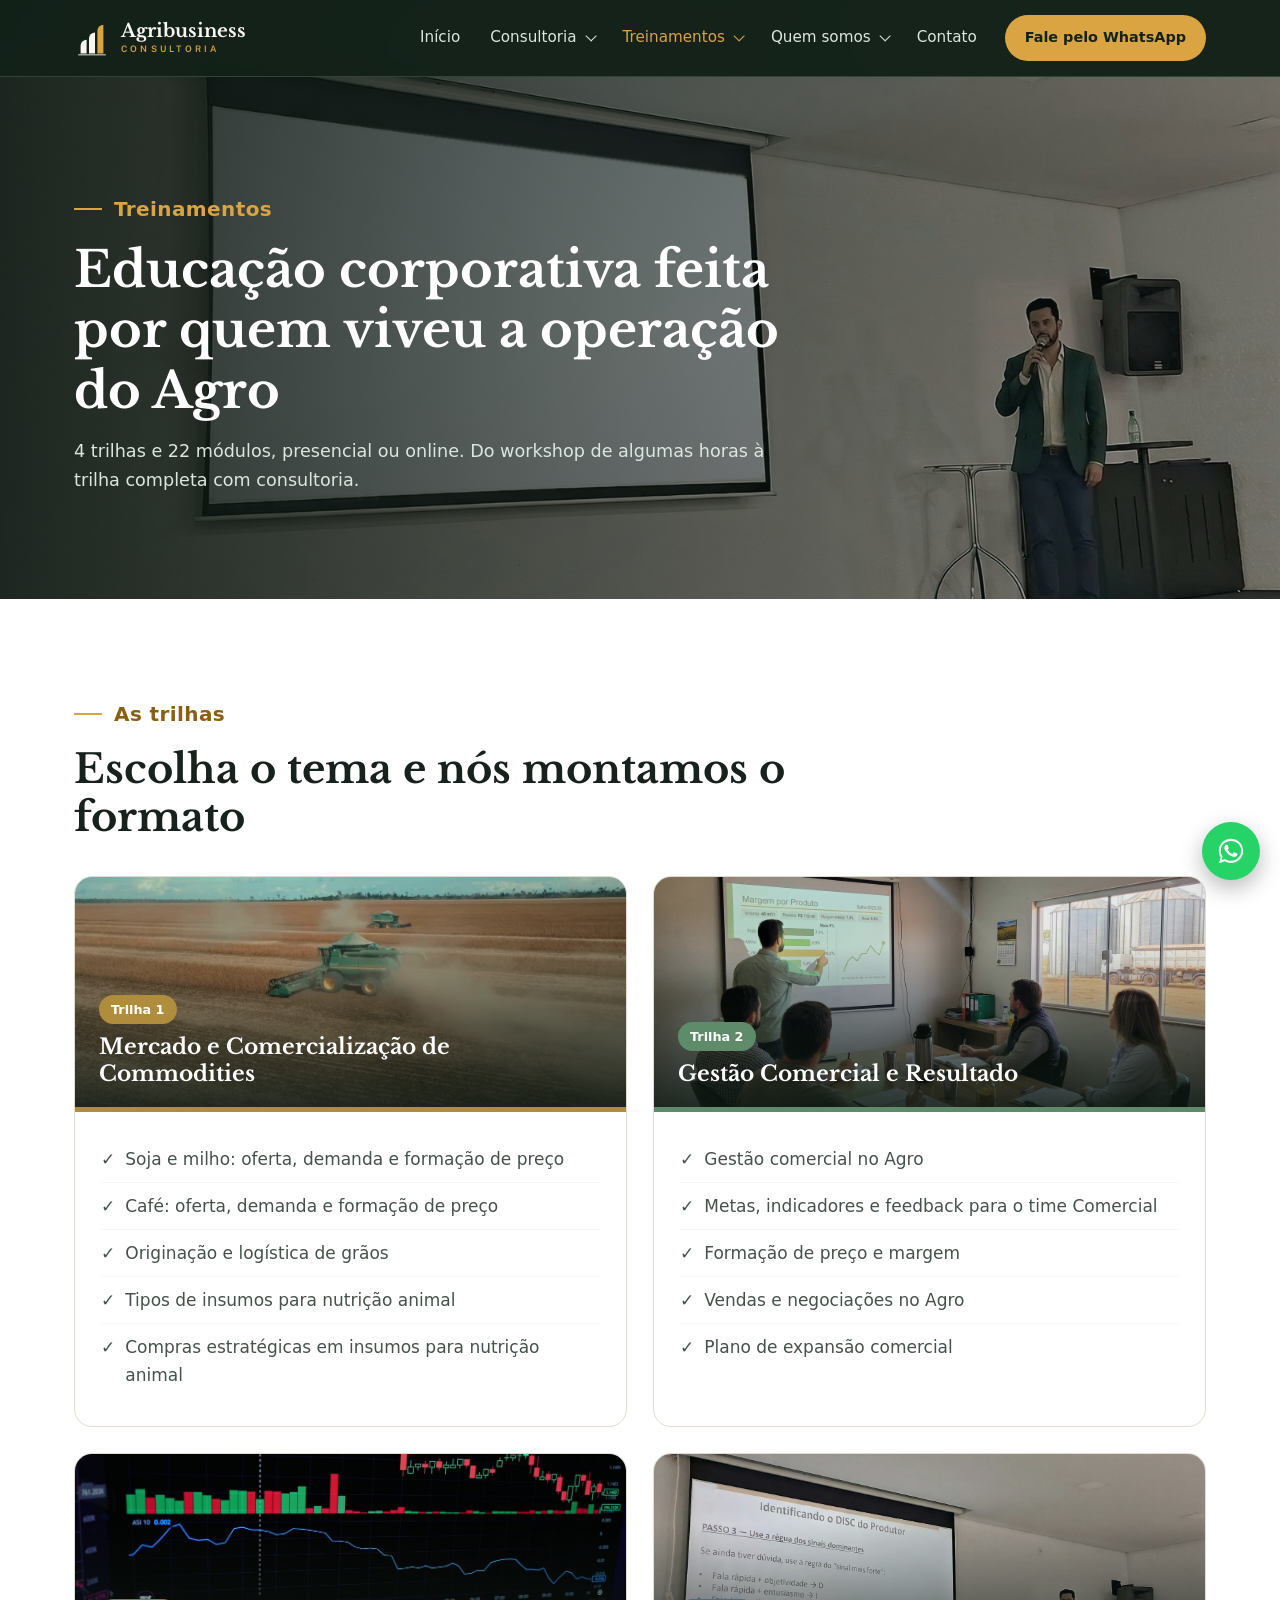
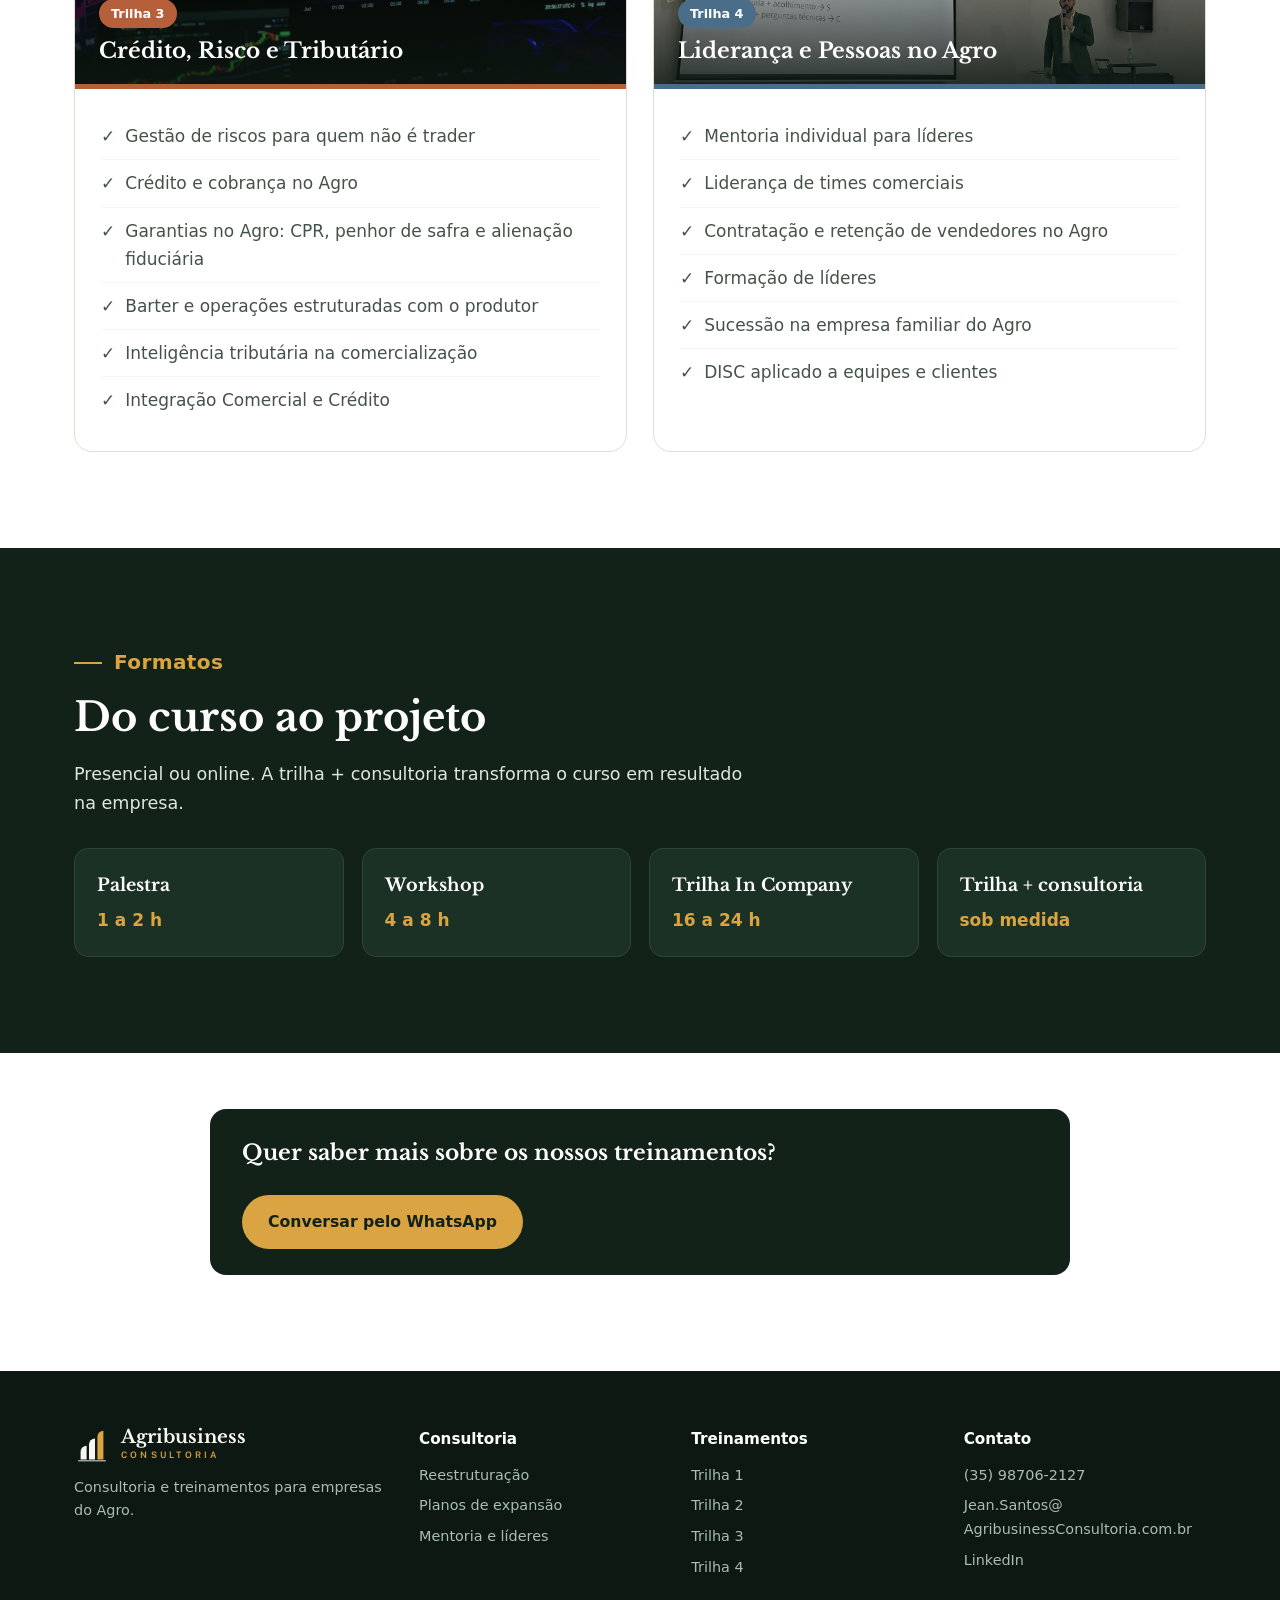
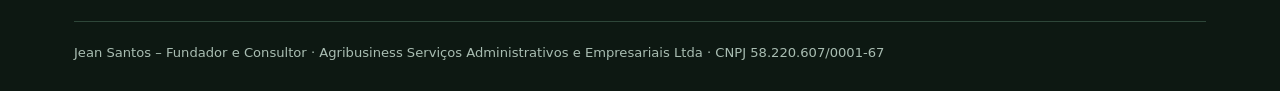
<file: treinamentos.html>
<!doctype html>
<html lang="pt-BR"><head><meta charset="utf-8"><meta name="viewport" content="width=device-width, initial-scale=1">
<title>Treinamentos | Agribusiness Consultoria</title><meta name="description" content="Treinamentos para empresas do Agro: 4 trilhas e 22 módulos em mercado e comercialização de commodities, gestão comercial, crédito, risco e tributário, e liderança."><meta name="theme-color" content="#132219">
<link rel="icon" href="data:image/svg+xml,%3Csvg xmlns='http://www.w3.org/2000/svg' viewBox='0 0 64 64'%3E%3Crect width='64' height='64' rx='12' fill='%23132219'/%3E%3Cg transform='translate%289 8%29 scale%28.39%29'%3E%3Cpath fill='%23F8F6F0' d='M22 108V82A20 20 0 0 1 42 62V108Z'/%3E%3Cpath fill='%23F8F6F0' d='M50 108V58A20 20 0 0 1 70 38V108Z'/%3E%3Cpath fill='%23D9A441' d='M78 108V32A20 20 0 0 1 98 12V108Z'/%3E%3C/g%3E%3C/svg%3E"><link rel="stylesheet" href="assets/style.css?v=2026-11-20"></head>
<body><header class="top"><div class="wrap">
<a class="brand" href="index.html" aria-label="Agribusiness Consultoria, início"><svg viewBox="0 0 120 116" aria-hidden="true"><path fill="#F8F6F0" d="M22 108V82A20 20 0 0 1 42 62V108Z"/><path fill="#F8F6F0" d="M50 108V58A20 20 0 0 1 70 38V108Z"/><path fill="#D9A441" d="M78 108V32A20 20 0 0 1 98 12V108Z"/><rect x="14" y="111" width="92" height="3" fill="#F8F6F0"/></svg><span class="wm"><span class="n">Agribusiness</span><span class="c">CONSULTORIA</span></span></a>
<button class="burger" aria-label="Abrir menu" onclick="const n=document.querySelector('nav.menu');const o=n.classList.toggle('open');document.body.classList.toggle('menu-open',o);this.textContent=o?'✕':'☰';this.setAttribute('aria-label',o?'Fechar menu':'Abrir menu')">☰</button>
<nav class="menu"><div class="mi"><a href="index.html">Início</a></div><div class="mi has"><a href="consultoria.html">Consultoria</a><div class="sub"><a href="consultoria.html#reestruturacao">Reestruturação de áreas de negócio</a><a href="consultoria.html#expansao">Planos de expansão</a><a href="consultoria.html#lideres">Mentoria e desenvolvimento de líderes</a><a href="consultoria.html#problemas">Problemas que resolvemos</a></div></div><div class="mi has on"><a href="treinamentos.html">Treinamentos</a><div class="sub"><a href="treinamentos.html#trilha-1">Trilha 1<small>Mercado e Comercialização de Commodities</small></a><a href="treinamentos.html#trilha-2">Trilha 2<small>Gestão Comercial e Resultado</small></a><a href="treinamentos.html#trilha-3">Trilha 3<small>Crédito, Risco e Tributário</small></a><a href="treinamentos.html#trilha-4">Trilha 4<small>Liderança e Pessoas no Agro</small></a><a href="treinamentos.html#formatos">Formatos<small>Palestra, workshop e trilhas</small></a></div></div><div class="mi has"><a href="quem-somos.html">Quem somos</a><div class="sub"><a href="quem-somos.html#empresa">A empresa</a><a href="quem-somos.html#fundador">O fundador</a></div></div><div class="mi"><a href="contato.html">Contato</a></div><a class="btn" href="https://wa.me/5535987062127" rel="noopener">Fale pelo WhatsApp</a></nav>
</div></header><main>
<section class="phead" style="background-image:url(assets/treinamentos-topo.jpg);background-position:center 55%"><div class="wrap">
<div class="kicker">Treinamentos</div>
<h1>Educação corporativa feita por quem viveu a operação do Agro</h1>
<p class="lead">4 trilhas e 22 módulos, presencial ou online. Do workshop de algumas horas à trilha completa com consultoria.</p>
</div></section>
<section><div class="wrap">
<div class="kicker">As trilhas</div>
<h2>Escolha o tema e nós montamos o formato</h2>
<div class="trk"><div class="course reveal" id="trilha-1" style="--tc:var(--t1)"><div class="ph"><img src="assets/soja-colheita.jpg" alt="" loading="lazy"><div class="t"><small>Trilha 1</small><h3>Mercado e Comercialização de Commodities</h3></div></div><div class="bd"><ul><li>Soja e milho: oferta, demanda e formação de preço</li><li>Café: oferta, demanda e formação de preço</li><li>Originação e logística de grãos</li><li>Tipos de insumos para nutrição animal</li><li>Compras estratégicas em insumos para nutrição animal</li></ul></div></div><div class="course reveal" id="trilha-2" style="--tc:var(--t2)"><div class="ph"><img src="assets/trilha2-gestao.jpg" alt="" loading="lazy"><div class="t"><small>Trilha 2</small><h3>Gestão Comercial e Resultado</h3></div></div><div class="bd"><ul><li>Gestão comercial no Agro</li><li>Metas, indicadores e feedback para o time Comercial</li><li>Formação de preço e margem</li><li>Vendas e negociações no Agro</li><li>Plano de expansão comercial</li></ul></div></div><div class="course reveal" id="trilha-3" style="--tc:var(--t3)"><div class="ph"><img src="assets/mercado.jpg" alt="" loading="lazy"><div class="t"><small>Trilha 3</small><h3>Crédito, Risco e Tributário</h3></div></div><div class="bd"><ul><li>Gestão de riscos para quem não é trader</li><li>Crédito e cobrança no Agro</li><li>Garantias no Agro: CPR, penhor de safra e alienação fiduciária</li><li>Barter e operações estruturadas com o produtor</li><li>Inteligência tributária na comercialização</li><li>Integração Comercial e Crédito</li></ul></div></div><div class="course reveal" id="trilha-4" style="--tc:var(--t4)"><div class="ph"><img src="assets/disc-21.jpg" alt="" loading="lazy"><div class="t"><small>Trilha 4</small><h3>Liderança e Pessoas no Agro</h3></div></div><div class="bd"><ul><li>Mentoria individual para líderes</li><li>Liderança de times comerciais</li><li>Contratação e retenção de vendedores no Agro</li><li>Formação de líderes</li><li>Sucessão na empresa familiar do Agro</li><li>DISC aplicado a equipes e clientes</li></ul></div></div></div>
</div></section>
<section class="green" id="formatos"><div class="wrap">
<div class="kicker">Formatos</div>
<h2>Do curso ao projeto</h2>
<p class="lead">Presencial ou online. A trilha + consultoria transforma o curso em resultado na empresa.</p>
<div class="fmt">
<div><b>Palestra</b><span>1 a 2 h</span></div>
<div><b>Workshop</b><span>4 a 8 h</span></div>
<div><b>Trilha In Company</b><span>16 a 24 h</span></div>
<div><b>Trilha + consultoria</b><span>sob medida</span></div>
</div></div></section>
<section class="ctam-s"><div class="wrap"><div class="cta-mini reveal"><p>Quer saber mais sobre os nossos treinamentos?</p><a class="btn" href="https://wa.me/5535987062127" rel="noopener">Conversar pelo WhatsApp</a></div></div></section></main><footer><div class="wrap">
<div class="cols">
<div><a class="brand" href="index.html" style="margin-bottom:14px"><svg viewBox="0 0 120 116" aria-hidden="true"><path fill="#F8F6F0" d="M22 108V82A20 20 0 0 1 42 62V108Z"/><path fill="#F8F6F0" d="M50 108V58A20 20 0 0 1 70 38V108Z"/><path fill="#D9A441" d="M78 108V32A20 20 0 0 1 98 12V108Z"/><rect x="14" y="111" width="92" height="3" fill="#F8F6F0"/></svg><span class="wm"><span class="n">Agribusiness</span><span class="c">CONSULTORIA</span></span></a><p>Consultoria e treinamentos para empresas do Agro.</p></div>
<div><h4>Consultoria</h4><a href="consultoria.html#reestruturacao">Reestruturação</a><a href="consultoria.html#expansao">Planos de expansão</a><a href="consultoria.html#lideres">Mentoria e líderes</a></div>
<div><h4>Treinamentos</h4><a href="treinamentos.html#trilha-1">Trilha 1</a><a href="treinamentos.html#trilha-2">Trilha 2</a><a href="treinamentos.html#trilha-3">Trilha 3</a><a href="treinamentos.html#trilha-4">Trilha 4</a></div>
<div><h4>Contato</h4><a href="https://wa.me/5535987062127" rel="noopener">(35) 98706-2127</a><a href="mailto:Jean.Santos@AgribusinessConsultoria.com.br">Jean.Santos@<wbr>AgribusinessConsultoria.com.br</a><a href="https://www.linkedin.com/in/jeanpaulodossantos/" rel="noopener">LinkedIn</a></div>
</div>
<div class="legal"><span>Jean Santos – Fundador e Consultor</span><span>Agribusiness Serviços Administrativos</span><span>e Empresariais Ltda</span><span>CNPJ 58.220.607/0001-67</span></div>
</div></footer>
<a class="wa-float" href="https://wa.me/5535987062127" rel="noopener" aria-label="Conversar pelo WhatsApp"><svg viewBox="0 0 32 32" aria-hidden="true"><path d="M16 3C8.8 3 3 8.7 3 15.8c0 2.5.7 4.9 2 7L3 29l6.4-2c2 1.1 4.3 1.7 6.6 1.7 7.2 0 13-5.7 13-12.8S23.2 3 16 3zm0 23.4c-2.1 0-4.1-.6-5.9-1.7l-.4-.3-3.8 1.2 1.2-3.7-.3-.4c-1.2-1.8-1.8-3.8-1.8-5.9C5 9.8 9.9 5.2 16 5.2s11 4.6 11 10.6-4.9 10.6-11 10.6zm6-7.9c-.3-.2-2-1-2.3-1.1-.3-.1-.5-.2-.8.2l-1 1.3c-.2.2-.4.3-.7.1-.3-.2-1.4-.5-2.7-1.7-1-.9-1.7-2-1.9-2.3-.2-.3 0-.5.1-.7l.5-.6.3-.6c.1-.2 0-.4 0-.6l-1-2.5c-.3-.7-.6-.6-.8-.6h-.7c-.2 0-.6.1-.9.4-.3.3-1.2 1.2-1.2 2.9s1.2 3.4 1.4 3.6c.2.2 2.4 3.7 5.9 5.1 2.9 1.1 3.5.9 4.1.8.6-.1 2-.8 2.3-1.6.3-.8.3-1.5.2-1.6-.1-.2-.3-.3-.6-.4z"/></svg></a>
<script>document.querySelectorAll('video').forEach(v=>{v.muted=true;const p=()=>v.play().catch(()=>{});p();document.addEventListener('visibilitychange',p);window.addEventListener('pointerdown',p,{once:true});window.addEventListener('scroll',p,{once:true})});const io=new IntersectionObserver(e=>e.forEach(x=>{if(x.isIntersecting){x.target.classList.add('in');io.unobserve(x.target)}}),{threshold:.12});document.querySelectorAll('.reveal').forEach(el=>io.observe(el));document.querySelectorAll('nav.menu a').forEach(a=>a.addEventListener('click',()=>{const n=document.querySelector('nav.menu');if(n.classList.contains('open')){n.classList.remove('open');document.body.classList.remove('menu-open');const b=document.querySelector('.burger');b.textContent='☰';b.setAttribute('aria-label','Abrir menu')}}));</script></body></html>
</file>
<file: assets/style.css>
@font-face{font-family:"Libre Baskerville";font-weight:700;font-style:normal;font-display:swap;src:url(font0.woff2) format("woff2")}
@font-face{font-family:"Public Sans";font-weight:600;font-style:normal;font-display:swap;src:url(font1.woff2) format("woff2")}
:root{
  --green:#132219;--green2:#1c3125;--line:#2E4639;
  --white:#FFFFFF;--off:#F7F6F2;--sand:#EFEBE2;--sand2:#E2DCD0;
  --gold:#D9A441;--gold2:#C9902E;--ochre:#8A5F12;
  --ink:#16221B;--body:#45524A;--muted:#6B776F;
  --t1:#B08D3C;--t2:#5E8B6A;--t3:#B5603A;--t4:#4A6E8A;
  --serif:"Libre Baskerville",Georgia,"Times New Roman",serif;
  --sans:system-ui,-apple-system,"Segoe UI",Calibri,Roboto,Arial,sans-serif;
  --r:18px;
}
*{box-sizing:border-box;margin:0;padding:0}
html{scroll-behavior:smooth;scroll-padding-top:90px}
body{font-family:var(--sans);color:var(--body);background:var(--white);line-height:1.65;font-size:17px;-webkit-text-size-adjust:100%}
img,video{max-width:100%;display:block}
a{color:inherit}
.wrap{max-width:1180px;margin:0 auto;padding:0 24px}
section{padding:96px 0}
h1,h2,h3{font-family:var(--serif);color:var(--ink);line-height:1.22}
h2{font-size:clamp(1.7rem,3.4vw,2.5rem);margin-bottom:18px;max-width:24ch}
h3{font-size:1.2rem;margin-bottom:10px}
p{margin-bottom:14px}
.kicker{display:inline-flex;align-items:center;gap:12px;font-weight:700;font-size:clamp(1.05rem,1.6vw,1.25rem);letter-spacing:.02em;color:var(--ochre);margin-bottom:14px}
.kicker:before{content:"";width:28px;height:2px;background:var(--gold)}
.lead{font-size:1.1rem;max-width:62ch}
.muted{color:var(--muted)}
.btn{display:inline-flex;align-items:center;gap:10px;background:var(--gold);color:var(--green);font-weight:700;text-decoration:none;padding:14px 26px;border-radius:999px;font-size:.98rem;transition:background .2s,transform .2s}
.btn:hover{background:#e6b45a;transform:translateY(-1px)}
.btn.line{background:transparent;color:#fff;border:1.5px solid rgba(255,255,255,.55)}
.btn.line:hover{border-color:var(--gold);color:var(--gold)}
.btn.dark{background:var(--green);color:#fff}
.btn.dark:hover{background:var(--green2)}
.arrow{font-weight:700;color:var(--ochre);text-decoration:none}
.arrow:after{content:" →"}

/* topo */
header.top{position:fixed;top:0;left:0;right:0;z-index:50;background:rgba(19,34,25,.97);backdrop-filter:blur(8px);border-bottom:1px solid var(--line)}
header.top .wrap{display:flex;align-items:center;justify-content:space-between;height:76px;gap:20px}
.brand{display:flex;align-items:center;gap:11px;text-decoration:none;white-space:nowrap}
.brand svg{width:36px;height:35px;flex:none}
.wm{display:flex;flex-direction:column;gap:5px;line-height:1}
.wm .n{font-family:var(--serif);font-weight:700;color:#F8F6F0;font-size:1.15rem}
.wm .c{font-family:"Public Sans",var(--sans);font-weight:600;color:var(--gold);font-size:.56rem;letter-spacing:.36em}
nav.menu{display:flex;align-items:center;gap:6px}
.mi{position:relative}
.mi>a{display:flex;align-items:center;gap:6px;color:#DCE6E0;text-decoration:none;font-size:.95rem;padding:26px 12px}
.mi>a:hover,.mi.on>a{color:var(--gold)}
.mi.has>a:after{content:"";width:7px;height:7px;border-right:1.5px solid currentColor;border-bottom:1.5px solid currentColor;transform:rotate(45deg) translateY(-3px);margin-left:2px}
.sub{position:absolute;top:100%;left:0;min-width:300px;background:#fff;border-radius:0 0 14px 14px;box-shadow:0 18px 40px rgba(0,0,0,.18);padding:10px 0;opacity:0;visibility:hidden;transform:translateY(6px);transition:.18s}
.mi:hover .sub,.mi:focus-within .sub{opacity:1;visibility:visible;transform:none}
.sub a{display:block;padding:11px 22px;color:var(--ink);text-decoration:none;font-size:.94rem;border-left:3px solid transparent}
.sub a:hover{background:var(--off);border-left-color:var(--gold)}
.sub a small{display:block;color:var(--muted);font-size:.8rem}
nav.menu .btn{margin-left:10px;padding:11px 20px;font-size:.9rem}
.burger{display:none;background:none;border:0;color:#fff;font-size:1.6rem;cursor:pointer}
@media(max-width:980px){
  .burger{display:block}
  nav.menu{position:fixed;top:76px;left:0;right:0;bottom:0;background:var(--green);flex-direction:column;align-items:stretch;gap:0;padding:12px 24px 40px;overflow:auto;display:none}
  nav.menu.open{display:flex}
  .mi>a{padding:14px 0;font-size:1.05rem;border-bottom:1px solid var(--line)}
  .mi.has>a:after{display:none}
  .sub{position:static;opacity:1;visibility:visible;transform:none;box-shadow:none;background:transparent;padding:0 0 8px 12px;min-width:0}
  .sub a{color:#B4C6BD;padding:8px 0;border:0}
  .sub a:hover{background:none;color:var(--gold)}
  .sub a small{display:none}
  nav.menu .btn{margin:18px 0 0;justify-content:center}
}

/* primeira tela com vídeo */
.hero{position:relative;min-height:100vh;display:flex;align-items:flex-end;padding:150px 0 70px;color:#fff;overflow:hidden;background:var(--green)}
.hero video,.hero .poster{position:absolute;inset:0;width:100%;height:100%;object-fit:cover}
.hero:after{content:"";position:absolute;inset:0;background:linear-gradient(90deg,rgba(13,24,18,.88) 0%,rgba(13,24,18,.62) 48%,rgba(13,24,18,.25) 100%),linear-gradient(0deg,rgba(13,24,18,.75) 0%,rgba(13,24,18,0) 45%)}
.hero .wrap{position:relative;z-index:2;width:100%}
.hero h1{color:#fff;font-size:clamp(2rem,4.6vw,3.6rem);max-width:19ch;margin-bottom:20px}
.hero .lead{color:#DCE6E0;margin-bottom:30px}
.hero .cta{display:flex;gap:14px;flex-wrap:wrap;margin-bottom:56px}
.proof{display:grid;grid-template-columns:repeat(4,1fr);gap:14px;max-width:980px}
.proof div{background:rgba(255,255,255,.08);border:1px solid rgba(255,255,255,.18);backdrop-filter:blur(6px);border-radius:14px;padding:16px 18px}
.proof b{display:block;font-family:var(--serif);color:var(--gold);font-size:clamp(1.4rem,2.6vw,1.9rem);line-height:1.1}
.proof span{display:block;font-size:.86rem;color:#DCE6E0;line-height:1.35;margin-top:6px}
.proofnote{font-size:.82rem;color:#A9BDB2;font-style:italic;margin-top:12px}
@media(max-width:860px){.proof{grid-template-columns:1fr 1fr}.hero{padding-top:120px}}


/* cabeçalho de página interna */
.phead{position:relative;padding:190px 0 90px;color:#fff;background:var(--green) center/cover no-repeat;overflow:hidden}
.phead:after{content:"";position:absolute;inset:0;background:linear-gradient(90deg,rgba(13,24,18,.9) 0%,rgba(13,24,18,.55) 60%,rgba(13,24,18,.3) 100%)}
.phead .wrap{position:relative;z-index:2}
.phead h1{color:#fff;font-size:clamp(2rem,4.2vw,3.1rem);max-width:20ch;margin-bottom:16px}
.phead .lead{color:#DCE6E0}
.phead .kicker{color:var(--gold)}

/* blocos de foto (estilo Hedgepoint) */
.tiles{display:grid;gap:22px}
.t2{grid-template-columns:repeat(2,1fr)}
.t4{grid-template-columns:repeat(4,1fr)}
@media(max-width:980px){.t4{grid-template-columns:repeat(2,1fr)}}
@media(max-width:700px){.t2,.t4{grid-template-columns:1fr}}
.tile{position:relative;display:flex;flex-direction:column;justify-content:flex-end;min-height:420px;border-radius:var(--r);overflow:hidden;text-decoration:none;color:#fff;background:var(--green)}
.tile img{position:absolute;inset:0;width:100%;height:100%;object-fit:cover;transition:transform .6s}
.tile:hover img{transform:scale(1.05)}
.tile:after{content:"";position:absolute;inset:0;background:linear-gradient(0deg,rgba(13,24,18,.92) 0%,rgba(13,24,18,.35) 55%,rgba(13,24,18,.1) 100%)}
.tile .in{position:relative;z-index:2;padding:30px}
.tile .tag{display:inline-block;font-size:.8rem;font-weight:700;color:var(--green);background:var(--gold);padding:4px 12px;border-radius:999px;margin-bottom:14px}
.tile h3{color:#fff;font-size:1.55rem}
.tile p{color:#DCE6E0;margin-bottom:12px}
.tile .go{font-weight:700;color:var(--gold)}
.tile.sm{min-height:360px}
.tile.sm h3{font-size:1.2rem}
.tile .dor{font-family:var(--serif);font-style:italic;color:#fff;font-size:1.02rem}
.tile .mom{font-size:.88rem;color:#C9D6CF;margin:0}

/* fundos */
.off{background:var(--off)}
.sand{background:var(--sand)}
.green{background:var(--green);color:#DCE6E0}
.green h2,.green h3{color:#fff}
.green .kicker{color:var(--gold)}

/* passos (como funciona) */
.steps{display:grid;grid-template-columns:repeat(3,1fr);gap:22px;margin-top:34px}
@media(max-width:860px){.steps{grid-template-columns:1fr}}
.step{background:#fff;border:1px solid var(--sand2);border-radius:var(--r);padding:30px;position:relative}
.step .n{display:inline-flex;align-items:center;justify-content:center;width:44px;height:44px;border-radius:50%;background:var(--green);color:var(--gold);font-family:var(--serif);font-weight:700;margin-bottom:16px}
.step .lbl{font-size:.85rem;font-weight:700;color:var(--ochre);margin-bottom:8px}
.step .ok{font-weight:700;color:var(--green);font-size:.92rem;margin-top:8px}
.step .ok:before{content:"✓ ";color:var(--gold)}

/* números grandes */
.nums{display:grid;grid-template-columns:repeat(2,1fr);gap:22px;margin-top:34px}
@media(max-width:760px){.nums{grid-template-columns:1fr}}
.num{background:#fff;border-radius:var(--r);padding:32px;border:1px solid var(--sand2)}
.num .who{font-size:.85rem;font-weight:700;color:var(--ochre)}
.num b{display:block;font-family:var(--serif);font-size:clamp(2.2rem,5vw,3.4rem);color:var(--ink);line-height:1.1;margin:10px 0 8px}
.num .what{font-weight:700;color:var(--ink)}
.num p{margin:6px 0 0;color:var(--muted)}
.strip{display:flex;flex-wrap:wrap;gap:10px;margin-top:8px}
.strip span{background:#fff;border:1px solid var(--sand2);border-radius:999px;padding:7px 16px;font-weight:700;color:var(--ink);font-size:.9rem}

/* xadrez foto e texto */
.split{display:grid;grid-template-columns:1fr 1fr;gap:56px;align-items:center}
.split+.split{margin-top:90px}
.split.rev .ph{order:2}
.split .ph{border-radius:var(--r);overflow:hidden;aspect-ratio:4/3}
.split .ph img{width:100%;height:100%;object-fit:cover}
@media(max-width:860px){.split{grid-template-columns:1fr;gap:26px}.split.rev .ph{order:0}}
ul.chk{list-style:none;margin:6px 0 18px}
ul.chk li{display:flex;gap:10px;align-items:baseline;margin-bottom:8px}
ul.chk li:before{content:"✓";flex:none;color:inherit;font-weight:700}

/* cards simples */
.cards{display:grid;grid-template-columns:repeat(3,1fr);gap:22px;margin-top:30px}
@media(max-width:860px){.cards{grid-template-columns:1fr}}
.card{background:#fff;border:1px solid var(--sand2);border-radius:var(--r);padding:28px}
.chips{display:flex;flex-wrap:wrap;gap:8px;margin-top:14px}
.chip{background:#fff;border:1px solid var(--sand2);color:var(--ink);font-weight:700;font-size:.85rem;padding:7px 15px;border-radius:999px}
.green .chip{background:transparent;border-color:var(--line);color:#DCE6E0}

/* trilhas (estilo cards de curso) */
.trk{display:grid;grid-template-columns:repeat(2,1fr);gap:26px;margin-top:34px}
@media(max-width:860px){.trk{grid-template-columns:1fr}}
.course{background:#fff;border:1px solid var(--sand2);border-radius:var(--r);overflow:hidden;display:flex;flex-direction:column}
.course .ph{position:relative;height:230px;overflow:hidden}
.course .ph img{width:100%;height:100%;object-fit:cover}
.course .ph:after{content:"";position:absolute;inset:0;background:linear-gradient(0deg,rgba(13,24,18,.85),rgba(13,24,18,.1) 70%)}
.course .ph .t{position:absolute;left:24px;right:24px;bottom:20px;z-index:2;color:#fff}
.course .ph .t small{display:inline-block;background:var(--tc);color:#fff;font-weight:700;font-size:.8rem;padding:4px 12px;border-radius:999px;margin-bottom:10px}
.course .ph .t h3{color:#fff;font-size:1.35rem;margin:0}
.course .bd{padding:24px 26px 28px;border-top:5px solid var(--tc);flex:1}
.course ul{list-style:none}
.course li{display:flex;gap:10px;align-items:baseline;padding:9px 0;border-bottom:1px solid var(--off)}
.course li:last-child{border:0}
.course li:before{content:"✓";flex:none;color:inherit;font-weight:700}
.fmt{display:grid;grid-template-columns:repeat(4,1fr);gap:18px;margin-top:30px}
@media(max-width:860px){.fmt{grid-template-columns:1fr 1fr}}
.fmt div{background:var(--green2);border:1px solid var(--line);border-radius:14px;padding:22px}
.fmt b{display:block;color:#fff;font-family:var(--serif);font-size:1.1rem;margin-bottom:6px}
.fmt span{color:var(--gold);font-weight:700}

/* pares de problemas */
.pair{display:grid;grid-template-columns:1fr 1fr;gap:22px;margin-top:22px}
@media(max-width:860px){.pair{grid-template-columns:1fr}}
.pair .q li{font-family:var(--serif);font-style:italic;color:var(--ink);list-style:none;margin-bottom:9px}
.pair .sol{background:var(--green);color:#DCE6E0;border-radius:var(--r);padding:28px}
.pair .sol .kicker{color:var(--gold)}

/* faixa de chamada */
.cta-band{background:var(--green) center/cover no-repeat;position:relative;color:#fff;border-radius:22px;overflow:hidden;padding:60px 56px;display:flex;align-items:center;justify-content:space-between;gap:30px;flex-wrap:wrap}
.cta-band:before{content:"";position:absolute;inset:0;background:linear-gradient(90deg,rgba(13,24,18,.95),rgba(13,24,18,.7))}
.cta-band>*{position:relative}
.cta-band h2{color:#fff;margin:0;max-width:22ch}
.cta-band p{color:#C9D6CF;margin:8px 0 0}

/* FAQ */
.faq{max-width:860px;margin-top:26px}
.faq details{background:#fff;border:1px solid var(--sand2);border-radius:14px;padding:20px 24px;margin-bottom:12px}
.faq summary{cursor:pointer;font-weight:700;color:var(--ink);list-style:none;font-size:1.04rem}
.faq summary::-webkit-details-marker{display:none}
.faq summary:after{content:"+";float:right;color:var(--ink);font-weight:700;font-size:1.2rem}
.faq details[open] summary:after{content:"–"}
.faq details p{margin:12px 0 0}

/* fundador */
.pro{display:grid;grid-template-columns:1fr 380px;gap:56px;align-items:start}
@media(max-width:860px){.pro{grid-template-columns:1fr}.pro .photo{order:-1;max-width:340px}}
.photo{border-radius:var(--r);overflow:hidden}
.edu{margin-top:22px}
.stats{display:grid;grid-template-columns:repeat(3,1fr);gap:22px;margin-top:30px}
@media(max-width:760px){.stats{grid-template-columns:1fr}}
.stat{border-top:2px solid var(--gold);padding-top:14px}
.stat b{display:block;font-family:var(--serif);font-size:2.1rem;color:var(--ink)}

/* contato */
.ways{display:grid;grid-template-columns:repeat(3,1fr);gap:22px;margin-top:30px}
@media(max-width:860px){.ways{grid-template-columns:1fr}}
.ctt{display:block;text-decoration:none;background:#fff;border:1px solid var(--sand2);border-radius:var(--r);padding:30px;transition:border-color .2s,transform .2s}
.ctt:hover{border-color:var(--gold);transform:translateY(-2px)}
.ctt small{display:block;color:var(--ochre);font-weight:700;font-size:.85rem;margin-bottom:6px}
.ctt b{font-size:1.08rem;color:var(--ink);overflow-wrap:anywhere}

footer{background:#0d1812;color:#A9BDB2;padding:56px 0 28px;font-size:.9rem}
footer .cols{display:grid;grid-template-columns:1.3fr 1fr 1fr 1fr;gap:30px;margin-bottom:34px}
@media(max-width:860px){footer .cols{grid-template-columns:1fr 1fr}}
footer h4{color:#fff;font-family:var(--sans);font-size:.95rem;margin-bottom:12px}
footer a{color:#A9BDB2;text-decoration:none;display:block;margin-bottom:7px}
footer a:hover{color:var(--gold)}
footer .legal{border-top:1px solid var(--line);padding-top:20px;font-size:.82rem}
.wa-float{position:fixed;right:20px;bottom:20px;z-index:60;width:58px;height:58px;border-radius:50%;background:#25D366;display:flex;align-items:center;justify-content:center;box-shadow:0 8px 22px rgba(0,0,0,.28)}
.wa-float svg{width:30px;height:30px;fill:#fff}
.reveal{opacity:0;transform:translateY(18px);transition:opacity .7s,transform .7s}
.reveal.in{opacity:1;transform:none}
footer a{overflow-wrap:anywhere}
@media(max-width:600px){footer .cols{grid-template-columns:1fr}}
.cards.c2{grid-template-columns:1fr 1fr}
@media(max-width:860px){.cards.c2{grid-template-columns:1fr}}
.gal{display:grid;grid-template-columns:repeat(3,1fr);gap:18px;margin-top:30px}
@media(max-width:760px){.gal{grid-template-columns:1fr 1fr}}
.gal figure{position:relative;border-radius:var(--r);overflow:hidden;aspect-ratio:3/4;margin:0}
.gal img{width:100%;height:100%;object-fit:cover;object-position:center 22%}
.gal figcaption{position:absolute;left:12px;bottom:12px;background:rgba(13,24,18,.78);color:#fff;font-size:.82rem;font-weight:700;padding:5px 12px;border-radius:999px}

h2.pil span{display:block;color:var(--ochre)}
.cards.c6{grid-template-columns:repeat(6,1fr)}
.cards.c6 .card{grid-column:span 2}
.cards.c6 .card:nth-child(4){grid-column:2 / span 2}
@media(max-width:860px){.cards.c6{grid-template-columns:1fr}.cards.c6 .card,.cards.c6 .card:nth-child(4){grid-column:auto}}
.edub{display:grid;grid-template-columns:repeat(3,1fr);gap:16px;margin-top:12px}
@media(max-width:1100px){.edub{grid-template-columns:1fr}}
.edub .card{padding:22px}
.edub .eh{font-weight:700;color:var(--ink);margin-bottom:10px;padding-bottom:8px;border-bottom:2px solid var(--gold)}
.edub li{font-size:.92rem}
.ways{grid-template-columns:1fr 1.7fr 1fr}
.ctt b{white-space:nowrap;font-size:1rem}
@media(max-width:1000px){.ways{grid-template-columns:1fr}.ctt b{white-space:normal}}
.pro .eduf{grid-column:1 / -1}
.pro .eduf h3{margin-top:6px}
@media(max-width:1100px){.edub{grid-template-columns:repeat(3,1fr)}}
@media(max-width:860px){.edub{grid-template-columns:1fr}}

.qhead{background-position:center 38%}
@media(max-width:700px){.qhead{background-position:100% 38%}}
.ctam-s{padding-top:56px}
.cta-mini{display:flex;align-items:center;justify-content:space-between;gap:24px;flex-wrap:wrap;max-width:860px;margin:0 auto;background:var(--green);color:#fff;border-radius:16px;padding:26px 32px}
.cta-mini p{margin:0;color:#fff;font-family:var(--serif);font-size:clamp(1.1rem,2vw,1.35rem)}
.stat b{line-height:1.15}
.stat b{font-size:clamp(1.4rem,2vw,1.6rem)}

.tile.sm .in.top{justify-content:flex-start;padding-top:22px}
.tile.sm:has(.in.top):after{background:linear-gradient(180deg,rgba(13,24,18,.45) 0%,rgba(13,24,18,0) 45%)}
.phead.light:after{background:linear-gradient(90deg,rgba(13,24,18,.72) 0%,rgba(13,24,18,.40) 55%,rgba(13,24,18,.10) 100%)}
.qhead.light{background-position:center 20%}
.tile.sm:has(.in.top){justify-content:flex-start}
@media(max-width:980px){
  header.top{backdrop-filter:none;-webkit-backdrop-filter:none;background:var(--green)}
  nav.menu{height:calc(100vh - 76px);height:calc(100dvh - 76px);padding:8px 24px 32px}
  .mi>a{font-size:1.15rem;padding:16px 0;color:#fff}
  .sub{padding:4px 0 10px 14px}
  .sub a{padding:9px 0;font-size:1rem}
  body.menu-open{overflow:hidden}
}
@media(max-width:980px){
  nav.menu .sub{display:none}
  .mi>a{font-family:var(--serif);font-size:1.45rem;padding:22px 0}
  body.menu-open .wa-float{display:none}
}

.legal span{display:block}
@media(min-width:861px){.legal span{display:inline}.legal span:nth-child(1):after,.legal span:nth-child(3):after{content:" · "}.legal span:nth-child(2):after{content:" "}}
@media(max-width:860px){.legal{padding-right:84px;line-height:1.7}}

.pcards{display:grid;grid-template-columns:1fr 1fr;gap:28px;margin-bottom:64px}
.pcard{background:#fff;border:1px solid var(--sand2);border-top:4px solid var(--gold);border-radius:18px;padding:36px 34px}
h2.pil{font-size:clamp(1.5rem,2.4vw,1.9rem)}
@media(max-width:860px){.pcards{grid-template-columns:1fr;margin-bottom:40px}.pcard{padding:28px 24px}}
</file>
